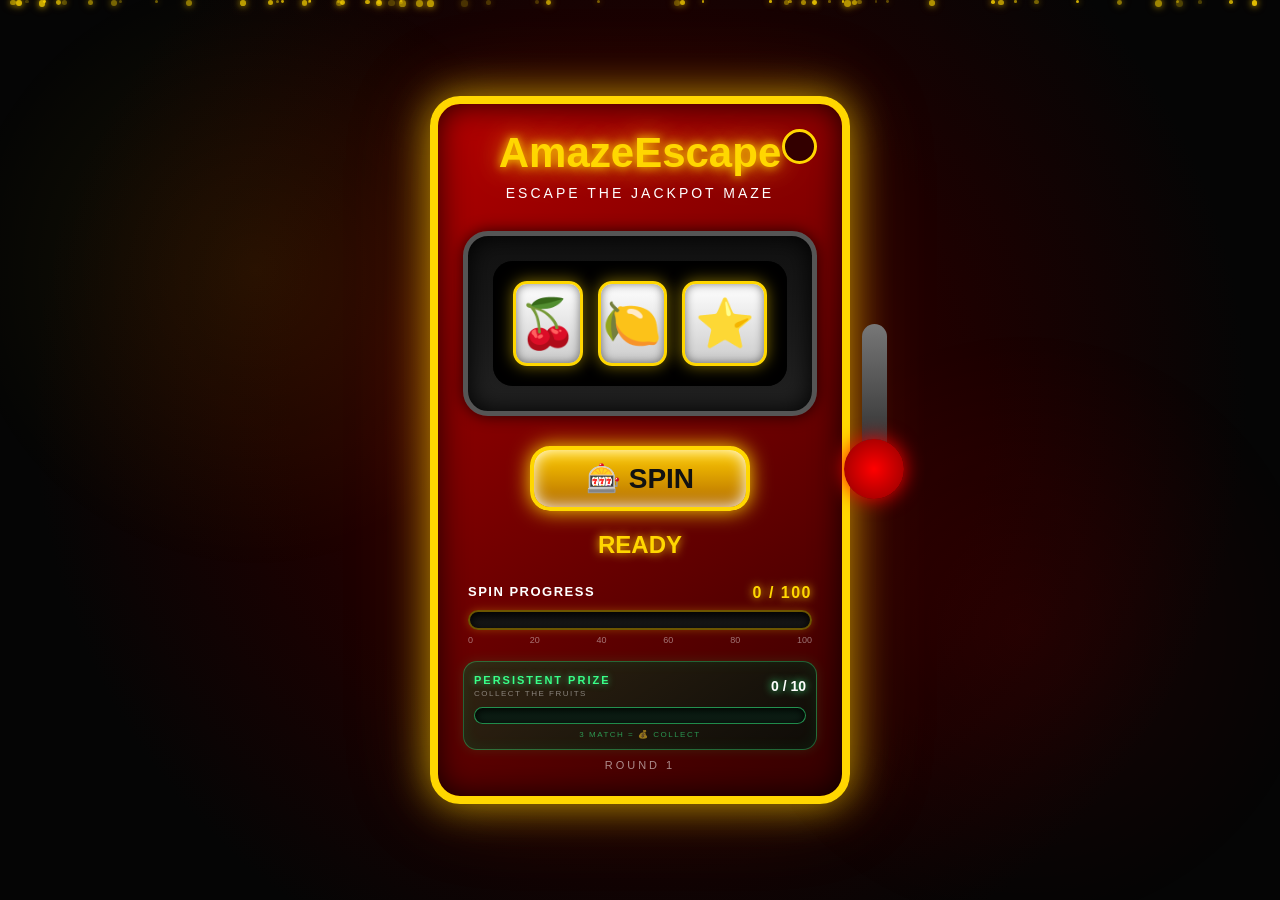
<file: index.html>
<!DOCTYPE html>
<html lang="en">

<head>

    <meta charset="UTF-8">

    <meta
        name="viewport"
        content="width=device-width, initial-scale=1.0"
    >

    <meta
        name="theme-color"
        content="#220000"
    >

    <title>AmazeEscape - Jackpot Maze v7</title>

    <link
        rel="icon"
        href="favicon.svg"
    >

    <link
        rel="stylesheet"
        href="css/amaze-style-v7.css"
    >

</head>

<body>

    <!-- =====================================================
         CASINO BACKGROUND
    ====================================================== -->

    <div
        class="casino-background"
        id="casinoBackground"
        aria-hidden="true"
    ></div>


    <!-- =====================================================
         ANTICIPATION OVERLAY
         GLOBAL FIRE / V7
    ====================================================== -->

    <div
        class="anticipation-overlay"
        id="anticipationOverlay"
        aria-hidden="true"
    >

        <div class="anticipation-fire"></div>

        <div
            class="anticipation-particles"
            id="anticipationParticles"
        ></div>

        <div class="anticipation-vignette"></div>

        <div class="anticipation-text">

            <span>🔥</span>

            <strong>
                ANTICIPATION
            </strong>

            <small>
                FINAL REEL
            </small>

        </div>

    </div>


    <!-- =====================================================
         HOLD / ICE MODE
    ====================================================== -->

    <div
        class="hold-overlay"
        id="holdOverlay"
        aria-hidden="true"
    >

        <div class="ice-vignette"></div>

        <div
            class="snow-container"
            id="snowContainer"
        ></div>

        <div class="hold-panel">

            <div class="hold-icon">
                ❄
            </div>

            <div class="hold-title">
                HOLD
            </div>

            <div class="hold-subtitle">
                ICE MODE
            </div>

            <div
                class="hold-countdown"
                id="holdCountdown"
            >
                30
            </div>

            <div class="hold-progress">

                <div
                    class="hold-progress-fill"
                    id="holdProgressFill"
                ></div>

            </div>

            <div
                class="hold-status"
                id="holdStatus"
            >
                MACHINE FROZEN
            </div>

        </div>

    </div>


    <!-- =====================================================
         MACHINE
    ====================================================== -->

    <main
        class="machine"
        id="machine"
    >

        <!-- =================================================
             HEADER
        ================================================== -->

        <div class="machine-header">

            <h1>
                AmazeEscape
            </h1>

            <div class="subtitle">
                ESCAPE THE JACKPOT MAZE
            </div>

        </div>


        <!-- =================================================
             CABINET / REELS
        ================================================== -->

        <section class="cabinet">

            <div class="display">

                <div class="slots">

                    <!-- =====================================
                         REEL 1
                    ====================================== -->

                    <div
                        class="slot reel-stop"
                        id="slot1"
                    >
                        🍒
                    </div>


                    <!-- =====================================
                         REEL 2
                    ====================================== -->

                    <div
                        class="slot reel-stop"
                        id="slot2"
                    >
                        🍋
                    </div>


                    <!-- =====================================
                         REEL 3
                         ANTICIPATION TARGET
                    ====================================== -->

                    <div
                        class="anticipation-reel-wrap"
                        id="anticipationReelWrap"
                    >

                        <!-- Fire ring around reel 3 -->
                        <div
                            class="reel-fire-ring"
                            aria-hidden="true"
                        ></div>


                        <!-- Fire glow -->
                        <div
                            class="reel-fire-glow"
                            aria-hidden="true"
                        ></div>


                        <!-- Reel-specific fire particles -->
                        <div
                            class="reel-fire-particles"
                            id="reelFireParticles"
                            aria-hidden="true"
                        ></div>


                        <!-- Actual reel 3 -->
                        <div
                            class="slot reel-stop"
                            id="slot3"
                        >
                            ⭐
                        </div>

                    </div>

                </div>

            </div>

        </section>


        <!-- =================================================
             HARDWARE
        ================================================== -->

        <div class="led-border"></div>


        <div
            class="jackpot-lamp"
            id="jackpotLamp"
        ></div>


        <div class="real-lever">

            <div class="ball"></div>

        </div>


        <!-- =================================================
             CONTROLS
        ================================================== -->

        <div class="controls">

            <button
                id="button"
                type="button"
            >
                🎰 SPIN
            </button>

        </div>


        <!-- =================================================
             MESSAGE
        ================================================== -->

        <div
            id="message"
            class="message"
        >
            READY
        </div>


        <!-- =================================================
             MAIN SPIN PROGRESS
        ================================================== -->

        <div class="progress-section">

            <div class="progress-label">

                <span>
                    SPIN PROGRESS
                </span>

                <span id="counterValue">
                    0 / 100
                </span>

            </div>


            <div
                class="spin-progress"
                id="spinProgress"
                role="progressbar"
                aria-valuemin="0"
                aria-valuemax="100"
                aria-valuenow="0"
            >

                <div
                    class="spin-progress-fill"
                    id="spinProgressFill"
                ></div>

                <div
                    class="spin-progress-glow"
                ></div>

            </div>


            <div class="progress-milestones">

                <span>0</span>
                <span>20</span>
                <span>40</span>
                <span>60</span>
                <span>80</span>
                <span>100</span>

            </div>

        </div>


        <!-- =================================================
             PERSISTENT PRIZE
        ================================================== -->

        <section
            class="persistent-section"
            aria-label="Persistent prize progress"
        >

            <div class="persistent-header">

                <div>

                    <span class="persistent-title">
                        PERSISTENT PRIZE
                    </span>

                    <span class="persistent-subtitle">
                        COLLECT THE FRUITS
                    </span>

                </div>


                <div
                    class="persistent-value"
                    id="persistentValue"
                >
                    0 / 10
                </div>

            </div>


            <div
                class="persistent-bar"
                id="persistentBar"
                role="progressbar"
                aria-valuemin="0"
                aria-valuemax="10"
                aria-valuenow="0"
            >

                <div
                    class="persistent-fill"
                    id="persistentFill"
                ></div>

                <div
                    class="persistent-coins"
                    id="persistentCoins"
                ></div>

                <div class="persistent-shine"></div>

            </div>


            <div class="persistent-hint">
                3 MATCH = 💰 COLLECT
            </div>

        </section>


        <!-- =================================================
             ROUND STATUS
        ================================================== -->

        <div
            id="roundStatus"
            class="round-status"
        >
            ROUND 1
        </div>

    </main>


    <!-- =====================================================
         ENGINE
    ====================================================== -->

    <script src="js/amaze-engine-v7.js"></script>

</body>

</html>
</file>
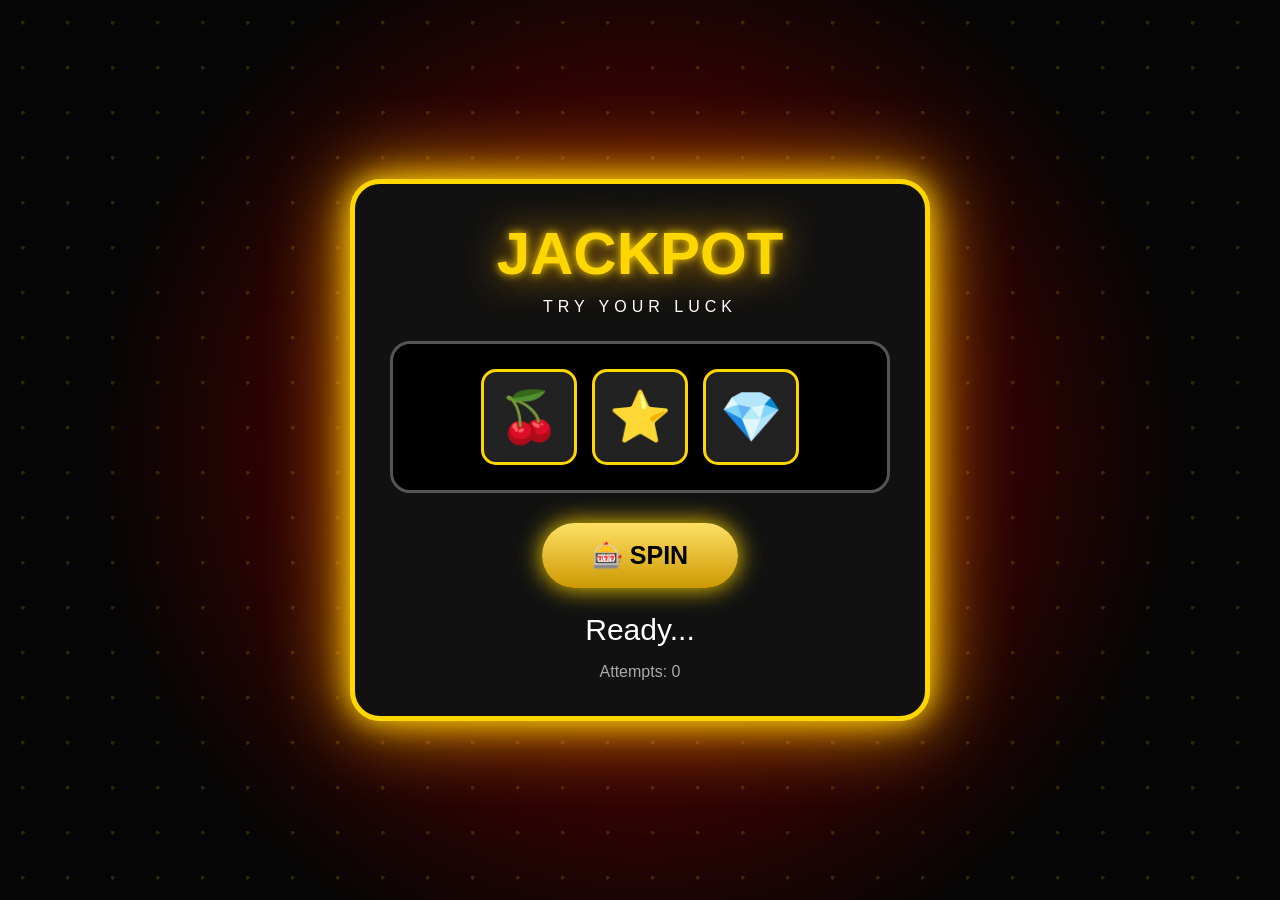
<file: almost-jackpot/index.html>
<!DOCTYPE html>
<html lang="bg">
<head>
<meta charset="UTF-8">
<meta name="viewport" content="width=device-width, initial-scale=1.0">

<title>Almost Jackpot</title>

<style>


<link rel="stylesheet" href="css/background.css">
<link rel="stylesheet" href="css/casino-effects.css">
<link rel="stylesheet" href="css/machine3d.css">
<link rel="stylesheet" href="css/reel-engine.css">

*{
    box-sizing:border-box;
}

body{
    margin:0;
    height:100vh;
    display:flex;
    justify-content:center;
    align-items:center;
    overflow:hidden;
    font-family:Arial,sans-serif;
    background:
    radial-gradient(circle,#800000,#050505 70%);
}


/* фон */

body::before{
    content:"";
    position:absolute;
    inset:0;
    background-image:
    radial-gradient(#ffd700 2px,transparent 2px);
    background-size:45px 45px;
    opacity:.15;
    animation:stars 20s linear infinite;
}

@keyframes stars{
    from{
        transform:translateY(0);
    }
    to{
        transform:translateY(100px);
    }
}



/* машина */

.machine{

    position:relative;
    z-index:2;

    width:90%;
    max-width:500px;

    background:#111;

    padding:35px;

    border-radius:30px;

    border:5px solid gold;

    text-align:center;

    box-shadow:
    0 0 30px gold,
    0 0 80px orange;
}



h1{

    margin:0;

    font-size:60px;

    color:#ffd700;

    text-shadow:
    0 0 10px gold,
    0 0 40px orange;

}



.subtitle{

    color:white;

    margin:10px;

    letter-spacing:5px;

}



/* екран */

.display{

    background:black;

    padding:25px;

    border-radius:20px;

    border:3px solid #555;

    margin-top:25px;

}



.slots{

    display:flex;

    justify-content:center;

    gap:15px;

}



.slot{

    width:90px;

    height:90px;

    background:#222;

    border:3px solid gold;

    border-radius:15px;

    display:flex;

    justify-content:center;

    align-items:center;

    font-size:50px;

}



.spin{

    animation:spin .12s infinite;

}



@keyframes spin{

    50%{
        transform:translateY(15px);
    }

}




button{

    margin-top:30px;

    padding:18px 50px;

    border:0;

    border-radius:50px;

    font-size:25px;

    font-weight:bold;

    cursor:pointer;

    background:
    linear-gradient(#ffe066,#cc9900);

    box-shadow:
    0 0 25px gold;

}



button:disabled{

    opacity:.5;

}



#message{

    color:white;

    font-size:30px;

    margin-top:25px;

    min-height:40px;

}



#counter{

    color:#aaa;

    margin-top:10px;

}




.win{

    animation:win .8s infinite;

}



@keyframes win{

    50%{
        transform:scale(1.2);
    }

}



/* конфети */

.confetti{

    position:absolute;

    width:10px;

    height:20px;

    top:-20px;

    animation:fall 3s linear forwards;

}


@keyframes fall{

    to{

        transform:
        translateY(110vh)
        rotate(720deg);

    }

}


</style>

</head>


<body>



<div class="machine">


<h1>
JACKPOT
</h1>


<div class="subtitle">
TRY YOUR LUCK
</div>



<div class="display">


<div class="slots">

<div class="slot" id="slot1">🍒</div>

<div class="slot" id="slot2">⭐</div>

<div class="slot" id="slot3">💎</div>

</div>


</div>



<button id="button">
🎰 SPIN
</button>



<div id="message">
Ready...
</div>


<div id="counter">
Attempts: 0
</div>


</div>



<script>


const symbols=[

"🍒",
"🍋",
"⭐",
"💎",
"🔔",
"7️⃣"

];


const slot1=document.getElementById("slot1");
const slot2=document.getElementById("slot2");
const slot3=document.getElementById("slot3");

const button=document.getElementById("button");

const message=document.getElementById("message");

const counter=document.getElementById("counter");


let attempts=0;


let audioContext=null;



function sound(freq,duration){


try{

if(!audioContext){

audioContext=
new AudioContext();

}


let osc=
audioContext.createOscillator();


let gain=
audioContext.createGain();


osc.frequency.value=freq;


gain.gain.value=.08;


osc.connect(gain);

gain.connect(
audioContext.destination
);


osc.start();


osc.stop(
audioContext.currentTime+duration
);


}

catch(e){}

}




function randomSymbol(){

return symbols[
Math.floor(
Math.random()*symbols.length
)
];

}




function spin(){


button.disabled=true;


attempts++;

counter.innerHTML=
"Attempts: "+attempts;


let slots=[
slot1,
slot2,
slot3
];


sound(200,.1);



slots.forEach(s=>{

s.classList.add("spin");

});



let ticks=0;


let timer=setInterval(()=>{


slots.forEach(s=>{

s.innerHTML=randomSymbol();

});


ticks++;


if(ticks>=25){


clearInterval(timer);


stopSlots(slots);


}


},100);



}




function stopSlots(slots){


let result=[];


slots.forEach((slot,index)=>{


setTimeout(()=>{


slot.classList.remove("spin");


slot.innerHTML=randomSymbol();


result[index]=slot.innerHTML;



if(index===2){

check(result);

}



},500+index*400);



});


}




function check(result){


button.disabled=false;



if(
result[0]===result[1] &&
result[1]===result[2]
){


message.innerHTML=
"🎉 JACKPOT 🎉";


message.className="win";


sound(900,.5);


createConfetti();


}

else if(

result[0]===result[1] ||
result[1]===result[2] ||
result[0]===result[2]

){


message.innerHTML=
"🔥 ALMOST WIN";

sound(500,.3);


}

else{


message.innerHTML=
"❌ Try again";


}


}




function createConfetti(){


for(let i=0;i<80;i++){


let c=document.createElement("div");


c.className="confetti";


c.style.left=
Math.random()*100+"vw";


c.style.background=
[
"gold",
"red",
"blue",
"green"
]
[
Math.floor(Math.random()*4)
];


document.body.appendChild(c);



setTimeout(()=>{

c.remove();

},4000);



}


}



button.onclick=spin;



</script>

    


<script src="js/background.js"></script>
<script src="js/cabinet-sound.js"></script>
<script src="js/casino-effects.js"></script>
<script src="js/machine3d.js"></script>
<script src="js/main.js"></script>
<script src="js/reel-engine.js"></script>


    
</body>
</html>
</file>
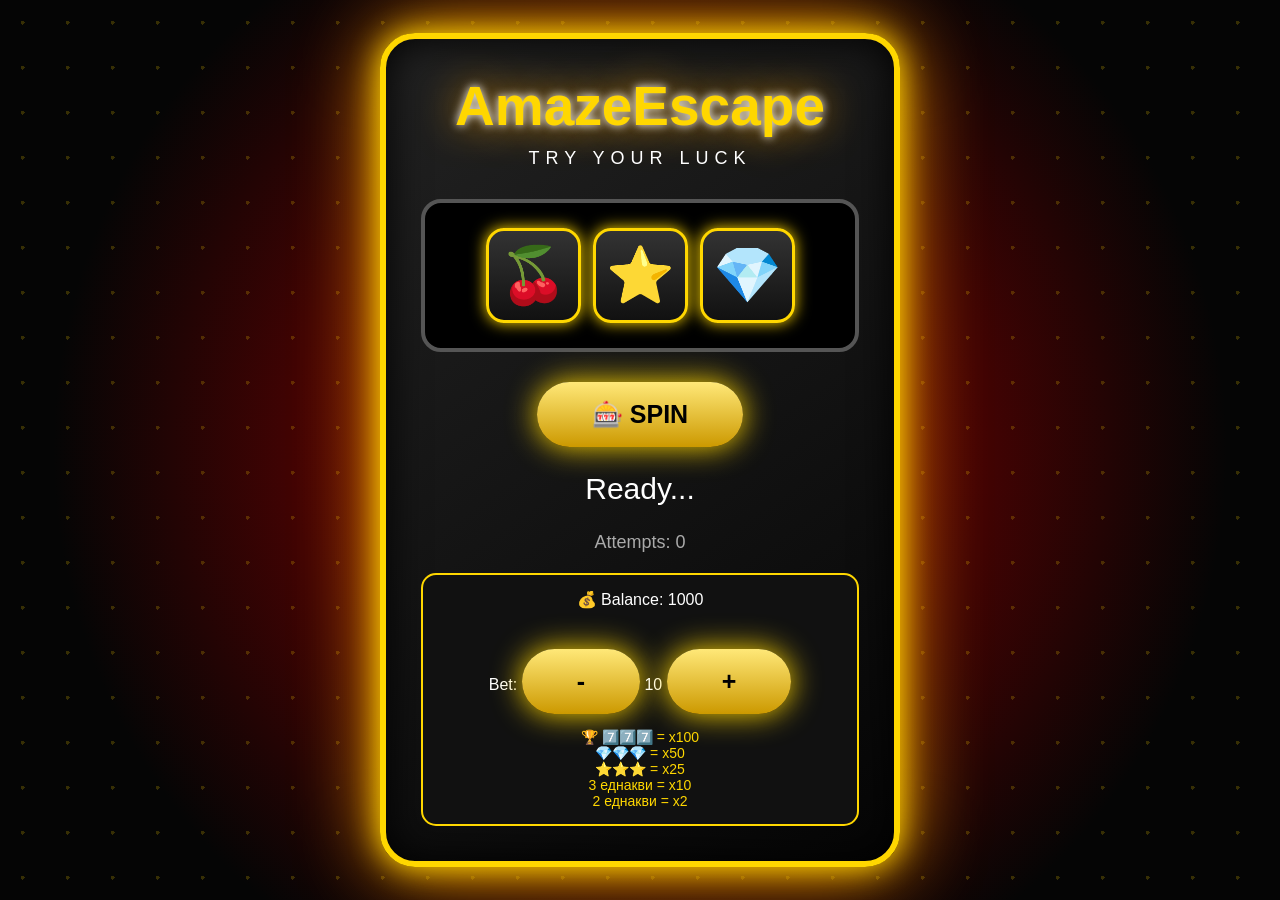
<file: index-backup.html>
<!DOCTYPE html>
<html lang="bg">

<head>

<meta charset="UTF-8">
<meta name="viewport" content="width=device-width, initial-scale=1.0">

<title>AmazeEscape 🎰</title>


<style>

*{
    box-sizing:border-box;
}


body{

    margin:0;
    height:100vh;

    display:flex;
    justify-content:center;
    align-items:center;

    overflow:hidden;

    font-family:Arial,sans-serif;

    background:
    radial-gradient(circle,#990000,#050505 75%);

}



/* фон със светлини */

body::before{

    content:"";

    position:absolute;

    inset:0;

    background-image:
    radial-gradient(#ffd700 2px,transparent 2px);

    background-size:45px 45px;

    opacity:.2;

    animation:
    stars 15s linear infinite;

}



@keyframes stars{

    from{
        transform:translateY(0);
    }

    to{
        transform:translateY(100px);
    }

}



/* слот машина */


.machine{

    position:relative;

    z-index:2;

    width:min(95%,520px);

    padding:35px;

    border-radius:35px;


    background:
    linear-gradient(145deg,#222,#050505);


    border:6px solid gold;


    text-align:center;


    box-shadow:

    0 0 30px gold,
    0 0 80px orange,
    inset 0 0 40px black;


}




h1{


    margin:0;


    font-size:55px;


    color:#ffd700;


    text-shadow:

    0 0 10px white,
    0 0 40px orange;


}




.subtitle{


    color:white;


    margin-top:10px;


    letter-spacing:6px;


    font-size:18px;


}




/* екран */


.display{


    margin-top:30px;


    padding:25px;


    background:black;


    border-radius:20px;


    border:4px solid #555;


    box-shadow:

    inset 0 0 30px black;


}





.slots{


    display:flex;


    justify-content:center;


    gap:12px;


}




.slot{


    width:95px;

    height:95px;


    display:flex;


    justify-content:center;

    align-items:center;


    font-size:55px;


    background:

    linear-gradient(#333,#111);


    border:3px solid gold;


    border-radius:18px;


    box-shadow:

    0 0 15px gold;


}




/* въртене */


.spin{


    animation:

    spin .12s infinite;


}



@keyframes spin{


    50%{

        transform:

        translateY(15px);

        filter:blur(2px);

    }


}





button{


    margin-top:30px;


    padding:18px 55px;


    border:0;


    border-radius:50px;


    font-size:25px;


    font-weight:bold;


    cursor:pointer;


    background:

    linear-gradient(#ffe878,#cc9900);


    box-shadow:

    0 0 30px gold;


}





button:hover{


    transform:scale(1.08);


}



button:disabled{


    opacity:.5;


}




#message{


    margin-top:25px;


    height:45px;


    color:white;


    font-size:30px;


}





.win{


    animation:

    winner .6s infinite;


}




@keyframes winner{


    50%{

        transform:scale(1.25);

    }


}




#stats{


    margin-top:15px;


    color:#aaa;


    font-size:18px;


}





/* конфети */


.confetti{


    position:absolute;


    width:12px;


    height:20px;


    top:-20px;


    animation:

    fall 3s linear forwards;


}




@keyframes fall{


    to{


        transform:

        translateY(110vh)

        rotate(720deg);


    }


}





@media(max-width:500px){


h1{

font-size:42px;

}


.slot{

width:75px;

height:75px;

font-size:40px;

}


.machine{

padding:25px;

}


}



</style>

</head>



<body>


<!-- AmazeEscape Slot Machine -->


<div class="machine">


<h1>
AmazeEscape
</h1>


<div class="subtitle">
TRY YOUR LUCK
</div>



<div class="display">


<div class="slots">


<div class="slot" id="slot1">
🍒
</div>


<div class="slot" id="slot2">
⭐
</div>


<div class="slot" id="slot3">
💎
</div>


</div>


</div>



<button id="spinButton">

🎰 SPIN

</button>



<div id="message">

Ready...

</div>



<div id="stats">

Attempts:
<span id="attempts">
0
</span>

</div>



</div>



<!--
=====================================
ТУК СЕ ПОСТАВЯ ЧАСТ 2
JavaScript кодът започва тук
=====================================
-->
<script>


const symbols = [
    "🍒",
    "🍋",
    "⭐",
    "💎",
    "🔔",
    "7️⃣"
];


const slot1 = document.getElementById("slot1");
const slot2 = document.getElementById("slot2");
const slot3 = document.getElementById("slot3");


const button = document.getElementById("spinButton");

const message = document.getElementById("message");

const attemptsText = document.getElementById("attempts");



let attempts = 0;

let audioContext = null;



// звуци

function sound(freq, duration){

    try{

        if(!audioContext){

            audioContext = new AudioContext();

        }


        let osc =
        audioContext.createOscillator();


        let gain =
        audioContext.createGain();



        osc.frequency.value = freq;

        gain.gain.value = 0.08;



        osc.connect(gain);

        gain.connect(
            audioContext.destination
        );


        osc.start();


        osc.stop(
            audioContext.currentTime + duration
        );


    }

    catch(e){}

}





function randomSymbol(){

    return symbols[
        Math.floor(
            Math.random()*symbols.length
        )
    ];

}





function spin(){


    button.disabled = true;


    attempts++;

    attemptsText.innerHTML =
    attempts;



    message.className = "";

    message.innerHTML =
    "🎰 Spinning...";


    sound(200,0.1);



    let slots = [
        slot1,
        slot2,
        slot3
    ];



    slots.forEach(slot=>{

        slot.classList.add("spin");

    });



    let counter = 0;



    let animation =
    setInterval(()=>{


        slots.forEach(slot=>{

            slot.innerHTML =
            randomSymbol();

        });



        counter++;



        if(counter >= 25){


            clearInterval(animation);


            stopSlots(slots);


        }



    },100);



}






function stopSlots(slots){


    let result = [];



    slots.forEach((slot,index)=>{


        setTimeout(()=>{


            slot.classList.remove("spin");



            slot.innerHTML =
            randomSymbol();



            result[index] =
            slot.innerHTML;



            sound(
                300 + index*100,
                0.15
            );



            if(index === 2){


                checkWin(result);


            }



        },600 + index*500);



    });



}







function checkWin(result){



    button.disabled = false;



    if(

        result[0] === result[1] &&

        result[1] === result[2]

    ){



        message.innerHTML =
        "🎉 JACKPOT! 🎉";


        message.className =
        "win";



        sound(900,0.5);



        createConfetti();



    }



    else if(

        result[0] === result[1] ||

        result[1] === result[2] ||

        result[0] === result[2]

    ){



        message.innerHTML =
        "🔥 ALMOST WIN!";


        sound(500,0.3);



    }



    else{


        message.innerHTML =
        "❌ Try again";

        sound(250,0.2);


    }



}








function createConfetti(){



    for(let i=0;i<100;i++){



        let c =
        document.createElement("div");



        c.className =
        "confetti";



        c.style.left =
        Math.random()*100+"vw";



        let colors = [

            "gold",
            "red",
            "blue",
            "green",
            "purple"

        ];



        c.style.background =
        colors[
            Math.floor(
                Math.random()*colors.length
            )
        ];



        c.style.animationDelay =
        Math.random()*1+"s";



        document.body.appendChild(c);




        setTimeout(()=>{

            c.remove();

        },4000);



    }



}







button.onclick = spin;



</script>

    <script>


// ================================
// AmazeEscape Upgrade Pack
// Баланс + залози + печалби
// ================================


let balance = 
localStorage.getItem("amazeBalance")
?
Number(localStorage.getItem("amazeBalance"))
:
1000;


let bet =
localStorage.getItem("amazeBet")
?
Number(localStorage.getItem("amazeBet"))
:
10;



// създаваме панела

const machine =
document.querySelector(".machine");



const upgrade =
document.createElement("div");


upgrade.style.color="white";
upgrade.style.marginTop="20px";



upgrade.innerHTML = `

<div style="
background:#111;
border:2px solid gold;
border-radius:15px;
padding:15px;
">

<div>
💰 Balance:
<span id="balance">
${balance}
</span>
</div>


<div style="margin-top:10px">

Bet:

<button id="minus">
-
</button>


<span id="bet">
${bet}
</span>


<button id="plus">
+
</button>


</div>


<div style="
margin-top:15px;
font-size:14px;
color:#ffd700;
">

🏆 7️⃣7️⃣7️⃣ = x100<br>
💎💎💎 = x50<br>
⭐⭐⭐ = x25<br>
3 еднакви = x10<br>
2 еднакви = x2

</div>


</div>

`;



machine.appendChild(upgrade);




const balanceText =
document.getElementById("balance");


const betText =
document.getElementById("bet");



document.getElementById("minus")
.onclick=function(){


if(bet>10){

bet-=10;

updateMoney();

}

};



document.getElementById("plus")
.onclick=function(){


if(bet<100){

bet+=10;

updateMoney();

}

};




function updateMoney(){


balanceText.innerHTML =
balance;


betText.innerHTML =
bet;


localStorage.setItem(
"amazeBalance",
balance
);


localStorage.setItem(
"amazeBet",
bet
);


}





// запазване на оригиналната функция

const oldSpin =
spin;




spin=function(){



if(balance < bet){


message.innerHTML =
"💸 Нямаш достатъчно кредити";


return;

}



balance -= bet;


updateMoney();


oldSpin();


};






// награди


const oldCheckWin =
checkWin;




checkWin=function(result){



oldCheckWin(result);



setTimeout(()=>{


let multiplier=0;



if(
result[0]=="7️⃣" &&
result[1]=="7️⃣" &&
result[2]=="7️⃣"
){

multiplier=100;

}


else if(

result.every(x=>x=="💎")

){

multiplier=50;

}


else if(

result.every(x=>x=="⭐")

){

multiplier=25;

}


else if(

result[0]===result[1] &&
result[1]===result[2]

){

multiplier=10;

}



else if(

result[0]===result[1] ||
result[1]===result[2] ||
result[0]===result[2]

){

multiplier=2;

}



if(multiplier>0){


let win =
bet * multiplier;



balance += win;


updateMoney();



message.innerHTML +=

"<br>💰 WIN +" + win;


sound(1000,.5);



}



},200);



};





updateMoney();


</script>
    

</body>

</html>
</file>
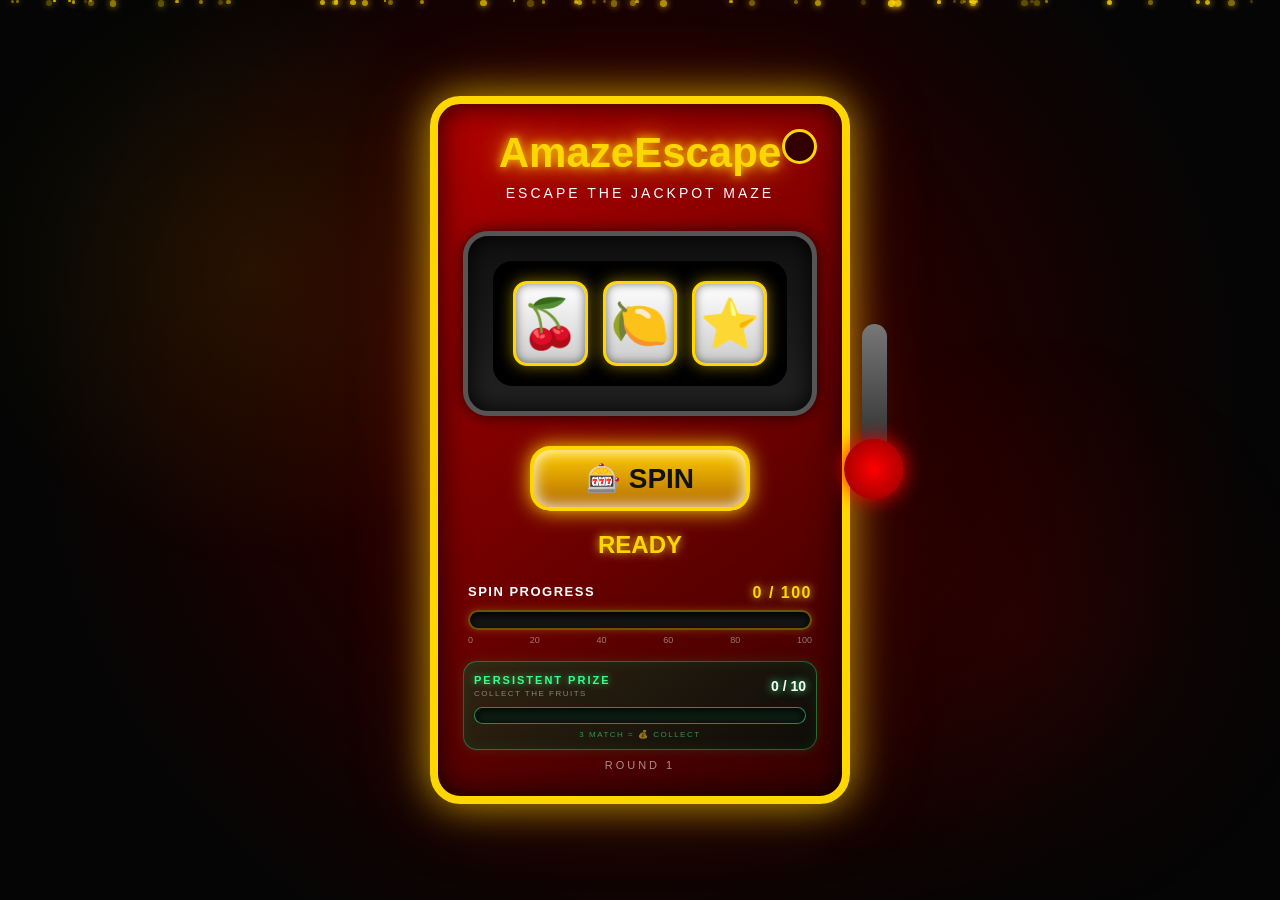
<file: index-v6-backup.html>
<!DOCTYPE html>
<html lang="en">

<head>

    <meta charset="UTF-8">

    <meta
        name="viewport"
        content="width=device-width, initial-scale=1.0"
    >

    <meta
        name="theme-color"
        content="#220000"
    >

    <title>AmazeEscape - Jackpot Maze v6</title>

    <link rel="icon" href="favicon.svg">

    <link
        rel="stylesheet"
        href="css/amaze-style-v6.css"
    >

</head>

<body>

    <!-- =====================================================
         CASINO BACKGROUND
    ====================================================== -->

    <div
        class="casino-background"
        id="casinoBackground"
        aria-hidden="true"
    ></div>


    <!-- =====================================================
         ANTICIPATION EFFECT
    ====================================================== -->

    <div
        class="anticipation-overlay"
        id="anticipationOverlay"
        aria-hidden="true"
    >

        <div class="anticipation-fire"></div>

        <div
            class="anticipation-particles"
            id="anticipationParticles"
        ></div>

        <div class="anticipation-vignette"></div>

        <div class="anticipation-text">
            <span>🔥</span>
            <strong>ANTICIPATION</strong>
            <small>FINAL REEL</small>
        </div>

    </div>


    <!-- =====================================================
         HOLD / ICE MODE
    ====================================================== -->

    <div
        class="hold-overlay"
        id="holdOverlay"
        aria-hidden="true"
    >

        <div class="ice-vignette"></div>

        <div
            class="snow-container"
            id="snowContainer"
        ></div>

        <div class="hold-panel">

            <div class="hold-icon">
                ❄
            </div>

            <div class="hold-title">
                HOLD
            </div>

            <div class="hold-subtitle">
                ICE MODE
            </div>

            <div
                class="hold-countdown"
                id="holdCountdown"
            >
                30
            </div>

            <div class="hold-progress">

                <div
                    class="hold-progress-fill"
                    id="holdProgressFill"
                ></div>

            </div>

            <div
                class="hold-status"
                id="holdStatus"
            >
                MACHINE FROZEN
            </div>

        </div>

    </div>


    <!-- =====================================================
         MACHINE
    ====================================================== -->

    <main
        class="machine"
        id="machine"
    >

        <div class="machine-header">

            <h1>
                AmazeEscape
            </h1>

            <div class="subtitle">
                ESCAPE THE JACKPOT MAZE
            </div>

        </div>


        <!-- =================================================
             CABINET / REELS
        ================================================== -->

        <section class="cabinet">

            <div class="display">

                <div class="slots">

                    <div
                        class="slot reel-stop"
                        id="slot1"
                    >
                        🍒
                    </div>

                    <div
                        class="slot reel-stop"
                        id="slot2"
                    >
                        🍋
                    </div>

                    <div
                        class="slot reel-stop"
                        id="slot3"
                    >
                        ⭐
                    </div>

                </div>

            </div>

        </section>


        <!-- =================================================
             HARDWARE
        ================================================== -->

        <div class="led-border"></div>

        <div
            class="jackpot-lamp"
            id="jackpotLamp"
        ></div>

        <div class="real-lever">

            <div class="ball"></div>

        </div>


        <!-- =================================================
             CONTROLS
        ================================================== -->

        <div class="controls">

            <button
                id="button"
                type="button"
            >
                🎰 SPIN
            </button>

        </div>


        <div
            id="message"
            class="message"
        >
            READY
        </div>


        <!-- =================================================
             MAIN SPIN PROGRESS
        ================================================== -->

        <div class="progress-section">

            <div class="progress-label">

                <span>
                    SPIN PROGRESS
                </span>

                <span id="counterValue">
                    0 / 100
                </span>

            </div>

            <div
                class="spin-progress"
                id="spinProgress"
                role="progressbar"
                aria-valuemin="0"
                aria-valuemax="100"
                aria-valuenow="0"
            >

                <div
                    class="spin-progress-fill"
                    id="spinProgressFill"
                ></div>

                <div
                    class="spin-progress-glow"
                ></div>

            </div>

            <div class="progress-milestones">

                <span>0</span>
                <span>20</span>
                <span>40</span>
                <span>60</span>
                <span>80</span>
                <span>100</span>

            </div>

        </div>


        <!-- =================================================
             PERSISTENT PRIZE COUNTER
        ================================================== -->

        <section
            class="persistent-section"
            aria-label="Persistent prize progress"
        >

            <div class="persistent-header">

                <div>

                    <span class="persistent-title">
                        PERSISTENT PRIZE
                    </span>

                    <span class="persistent-subtitle">
                        COLLECT THE FRUITS
                    </span>

                </div>

                <div
                    class="persistent-value"
                    id="persistentValue"
                >
                    0 / 10
                </div>

            </div>


            <div
                class="persistent-bar"
                id="persistentBar"
                role="progressbar"
                aria-valuemin="0"
                aria-valuemax="10"
                aria-valuenow="0"
            >

                <div
                    class="persistent-fill"
                    id="persistentFill"
                ></div>

                <div
                    class="persistent-coins"
                    id="persistentCoins"
                ></div>

                <div class="persistent-shine"></div>

            </div>


            <div class="persistent-hint">
                3 MATCH = 💰 COLLECT
            </div>

        </section>


        <div
            id="roundStatus"
            class="round-status"
        >
            ROUND 1
        </div>

    </main>


    <!-- =====================================================
         ENGINE
    ====================================================== -->

    <script src="js/amaze-engine-v6.js"></script>

</body>

</html>
</file>
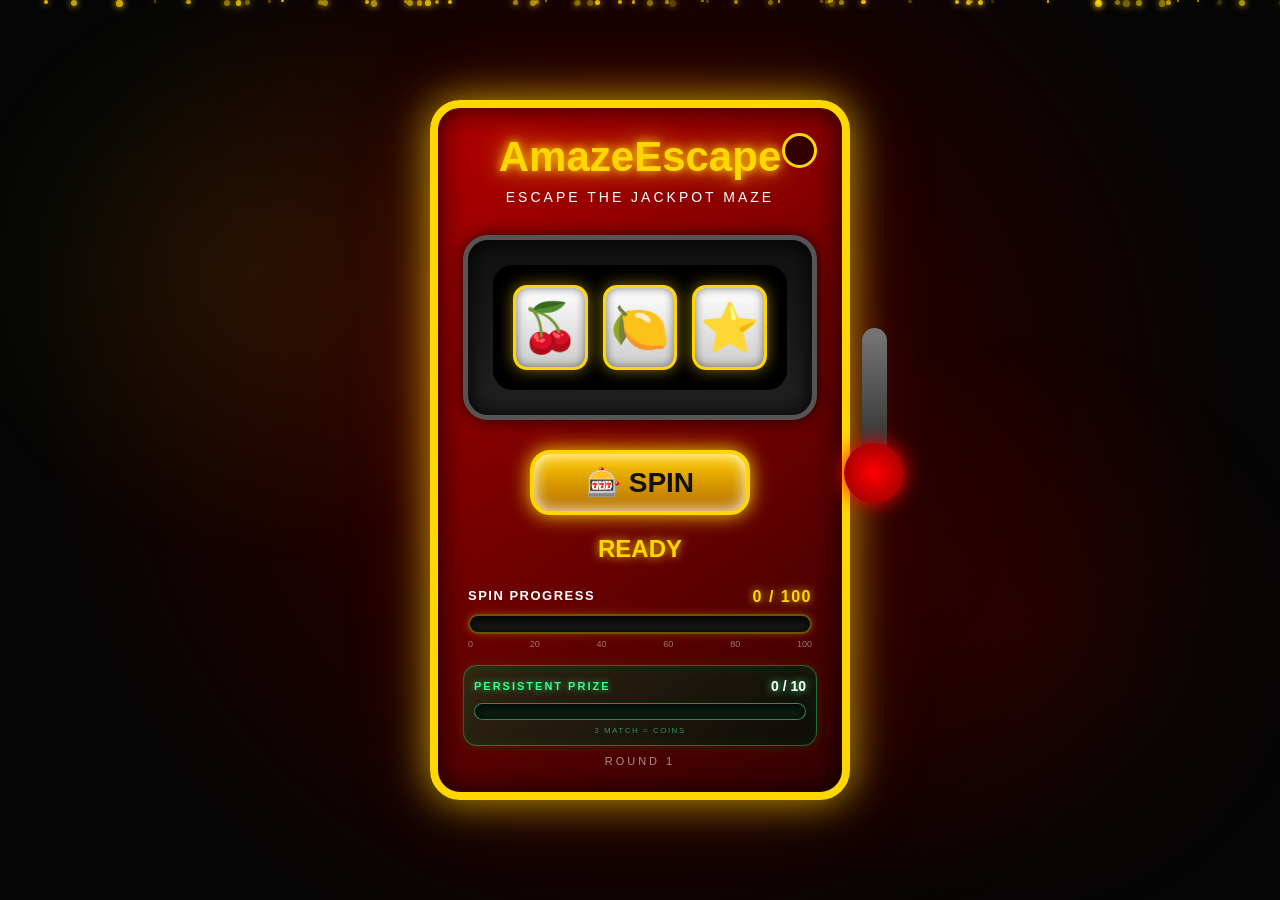
<file: index-v7-backup.html>
<!DOCTYPE html>
<html lang="en">

<head>

    <meta charset="UTF-8">

    <meta
        name="viewport"
        content="width=device-width, initial-scale=1.0"
    >

    <meta
        name="theme-color"
        content="#180000"
    >

    <meta
        name="mobile-web-app-capable"
        content="yes"
    >

    <meta
        name="apple-mobile-web-app-capable"
        content="yes"
    >

    <title>AmazeEscape - Jackpot Maze v7</title>

    <link
        rel="icon"
        href="favicon.svg"
    >

    <!-- =====================================================
         AMAZE ESCAPE STYLE v7
    ====================================================== -->

    <link
        rel="stylesheet"
        href="css/amaze-style-v7.css"
    >

</head>


<body>


    <!-- =====================================================
         CASINO BACKGROUND
    ====================================================== -->

    <div
        class="casino-background"
        id="casinoBackground"
        aria-hidden="true"
    ></div>


    <!-- =====================================================
         ANTICIPATION OVERLAY
         Activates ONLY when reel 1 === reel 2
    ====================================================== -->

    <div
        class="anticipation-overlay"
        id="anticipationOverlay"
        aria-hidden="true"
    >

        <div class="anticipation-vignette"></div>

        <div class="anticipation-fire"></div>

        <div
            class="anticipation-particles"
            id="anticipationParticles"
        ></div>

        <div class="anticipation-text">

            <span>🔥</span>

            <strong>
                TWO MATCH
            </strong>

            <small>
                FINAL REEL
            </small>

        </div>

    </div>


    <!-- =====================================================
         HOLD / ICE OVERLAY
    ====================================================== -->

    <div
        class="hold-overlay"
        id="holdOverlay"
        aria-hidden="true"
    >

        <div class="ice-vignette"></div>

        <div
            class="snow-container"
            id="snowContainer"
        ></div>

        <div class="hold-panel">

            <div class="hold-icon">
                ❄
            </div>

            <div class="hold-title">
                HOLD
            </div>

            <div class="hold-subtitle">
                ICE MODE
            </div>

            <div
                class="hold-countdown"
                id="holdCountdown"
            >
                30
            </div>

            <div class="hold-progress">

                <div
                    class="hold-progress-fill"
                    id="holdProgressFill"
                ></div>

            </div>

            <div
                class="hold-status"
                id="holdStatus"
            >
                MACHINE FROZEN
            </div>

        </div>

    </div>


    <!-- =====================================================
         MAIN MACHINE
    ====================================================== -->

    <main
        class="machine"
        id="machine"
    >


        <!-- =================================================
             HEADER
        ================================================== -->

        <header class="machine-header">

            <h1>
                AmazeEscape
            </h1>

            <div class="subtitle">
                ESCAPE THE JACKPOT MAZE
            </div>

        </header>


        <!-- =================================================
             REEL CABINET
        ================================================== -->

        <section
            class="cabinet"
            aria-label="Slot machine"
        >

            <div class="display">

                <div
                    class="slots"
                    id="slots"
                >


                    <!-- =====================================
                         REEL 1
                    ====================================== -->

                    <div
                        class="slot reel-stop"
                        id="slot1"
                        aria-label="Reel 1"
                    >
                        🍒
                    </div>


                    <!-- =====================================
                         REEL 2
                    ====================================== -->

                    <div
                        class="slot reel-stop"
                        id="slot2"
                        aria-label="Reel 2"
                    >
                        🍋
                    </div>


                    <!-- =====================================
                         REEL 3
                    ====================================== -->

                    <div
                        class="slot reel-stop"
                        id="slot3"
                        aria-label="Reel 3"
                    >
                        ⭐
                    </div>

                </div>

            </div>

        </section>


        <!-- =================================================
             MACHINE HARDWARE
        ================================================== -->

        <div class="led-border"></div>

        <div
            class="jackpot-lamp"
            id="jackpotLamp"
            aria-hidden="true"
        ></div>


        <!-- =================================================
             LEVER
        ================================================== -->

        <div
            class="real-lever"
            aria-hidden="true"
        >

            <div class="ball"></div>

        </div>


        <!-- =================================================
             SPIN BUTTON
        ================================================== -->

        <div class="controls">

            <button
                id="button"
                type="button"
                aria-label="Spin the slot machine"
            >
                🎰 SPIN
            </button>

        </div>


        <!-- =================================================
             GAME MESSAGE
        ================================================== -->

        <div
            id="message"
            class="message"
            role="status"
            aria-live="polite"
        >
            READY
        </div>


        <!-- =================================================
             MAIN SPIN PROGRESS
        ================================================== -->

        <section
            class="progress-section"
            aria-label="Spin progress"
        >

            <div class="progress-label">

                <span>
                    SPIN PROGRESS
                </span>

                <span id="counterValue">
                    0 / 100
                </span>

            </div>


            <div
                class="spin-progress"
                id="spinProgress"
                role="progressbar"
                aria-valuemin="0"
                aria-valuemax="100"
                aria-valuenow="0"
                aria-label="Spin progress"
            >

                <div
                    class="spin-progress-fill"
                    id="spinProgressFill"
                ></div>

                <div
                    class="spin-progress-glow"
                    id="spinProgressGlow"
                ></div>

            </div>


            <div class="progress-milestones">

                <span>0</span>

                <span>20</span>

                <span>40</span>

                <span>60</span>

                <span>80</span>

                <span>100</span>

            </div>

        </section>


        <!-- =================================================
             PERSISTENT PRIZE
        ================================================== -->

        <section
            class="persistent-section"
            aria-label="Persistent prize progress"
        >

            <div class="persistent-header">

                <span
                    class="persistent-title"
                >
                    PERSISTENT PRIZE
                </span>

                <span
                    class="persistent-value"
                    id="persistentValue"
                >
                    0 / 10
                </span>

            </div>


            <div
                class="persistent-bar"
                id="persistentBar"
                role="progressbar"
                aria-valuemin="0"
                aria-valuemax="10"
                aria-valuenow="0"
                aria-label="Persistent prize progress"
            >

                <div
                    class="persistent-fill"
                    id="persistentFill"
                ></div>

                <div
                    class="persistent-shine"
                    aria-hidden="true"
                ></div>

                <div
                    class="persistent-coins"
                    id="persistentCoins"
                    aria-hidden="true"
                ></div>

            </div>


            <div class="persistent-hint">
                3 MATCH = COINS
            </div>

        </section>


        <!-- =================================================
             ROUND STATUS
        ================================================== -->

        <div
            id="roundStatus"
            class="round-status"
        >
            ROUND 1
        </div>


    </main>


    <!-- =====================================================
         AMAZE ESCAPE ENGINE v7
    ====================================================== -->

    <script
        src="js/amaze-engine-v7.js"
        defer
    ></script>


</body>

</html>
</file>
<file: css/amaze-style-v7.css>
/* ==========================================================
   AMAZE ESCAPE
   STYLE ENGINE v7

   NEW IN v7
   ----------------------------------------------------------
   • 2.5s anticipation for reel 3
   • Reel 3 red danger frame
   • Reel 3 fire ring
   • Reel 3 fire glow
   • Reel 3 fire particles
   • Global anticipation fire
   • Mobile optimized
   ========================================================== */


/* ==========================================================
   RESET
========================================================== */

* {
    margin: 0;
    padding: 0;
    box-sizing: border-box;
    font-family: Arial, Helvetica, sans-serif;
}


/* ==========================================================
   ROOT
========================================================== */

:root {

    --gold: #ffd700;
    --gold-light: #fff3a0;
    --gold-dark: #b36b00;

    --red: #8b0000;
    --red-dark: #280000;

    --orange: #ff6a00;
    --fire: #ff2a00;

    --anticipation-red: #ff0000;
    --anticipation-red-dark: #650000;

    --ice-blue: #7defff;
    --ice-cyan: #00d9ff;
    --ice-white: #eaffff;

    --persistent-green: #39ff88;
    --persistent-green-dark: #087a3c;
}


/* ==========================================================
   BODY
========================================================== */

body {

    min-height: 100vh;

    overflow-x: hidden;

    background:
        radial-gradient(
            circle at 50% 45%,
            #580000 0%,
            #220000 35%,
            #050505 75%
        );

    color: white;

    display: flex;

    justify-content: center;

    align-items: center;

    position: relative;
}


/* ==========================================================
   CASINO BACKGROUND
========================================================== */

.casino-background {

    position: fixed;

    inset: 0;

    pointer-events: none;

    overflow: hidden;

    z-index: -5;

    background:

        radial-gradient(
            circle at 20% 30%,
            rgba(255,215,0,.08),
            transparent 25%
        ),

        radial-gradient(
            circle at 80% 70%,
            rgba(255,0,0,.08),
            transparent 25%
        );
}


.casino-particle {

    position: absolute;

    border-radius: 50%;

    background: var(--gold);

    box-shadow:
        0 0 6px gold,
        0 0 12px rgba(255,180,0,.5);

    animation:
        casinoFloat
        var(--duration)
        linear
        infinite;

    opacity: var(--opacity);
}


@keyframes casinoFloat {

    0% {

        transform:
            translate3d(0,110vh,0)
            scale(.5);
    }

    50% {

        transform:
            translate3d(var(--drift),45vh,0)
            scale(1);
    }

    100% {

        transform:
            translate3d(
                calc(var(--drift) * -1),
                -10vh,
                0
            )
            scale(.4);
    }
}


/* ==========================================================
   MACHINE
========================================================== */

.machine {

    position: relative;

    width: 420px;

    min-height: 700px;

    padding: 25px;

    border-radius: 30px;

    background:
        linear-gradient(
            145deg,
            #b30000,
            #330000
        );

    border: 8px solid var(--gold);

    box-shadow:
        0 0 40px rgba(255,215,0,.7),
        0 0 90px rgba(255,100,0,.18),
        inset 0 0 30px rgba(0,0,0,.8);

    text-align: center;

    transition:
        filter .8s ease,
        box-shadow .8s ease,
        border-color .8s ease,
        background .8s ease;

    z-index: 5;
}


/* ==========================================================
   HEADER
========================================================== */

.machine-header h1 {

    font-size: 42px;

    color: var(--gold);

    text-shadow:
        0 0 10px gold,
        0 0 25px orange,
        0 0 45px rgba(255,150,0,.4);
}


.subtitle {

    margin-top: 8px;

    font-size: 14px;

    letter-spacing: 3px;
}


/* ==========================================================
   CABINET
========================================================== */

.cabinet {

    margin-top: 30px;

    padding: 25px;

    background:
        linear-gradient(
            #111,
            #222
        );

    border-radius: 25px;

    border: 5px solid #555;

    box-shadow:
        inset 0 0 25px black,
        0 0 15px rgba(0,0,0,.7);
}


.display {

    background: #000;

    padding: 20px;

    border-radius: 20px;

    box-shadow:
        inset 0 0 25px #000;
}


/* ==========================================================
   REELS
========================================================== */

.slots {

    display: flex;

    justify-content: center;

    align-items: center;

    gap: 15px;
}


.slot {

    position: relative;

    width: 85px;

    height: 85px;

    display: flex;

    justify-content: center;

    align-items: center;

    overflow: hidden;

    border-radius: 14px;

    border: 3px solid gold;

    background:
        linear-gradient(
            white,
            #ccc
        );

    color: #111;

    font-size: 48px;

    font-weight: bold;

    box-shadow:
        inset 0 0 10px rgba(0,0,0,.5),
        0 0 15px rgba(255,215,0,.5);

    transition:
        border-color .25s ease,
        box-shadow .25s ease,
        filter .25s ease,
        transform .25s ease;
}


.slot.reel-spin {

    animation:
        reelSpin
        .12s
        linear
        infinite;
}


@keyframes reelSpin {

    0% {

        transform: translateY(0);

        filter: blur(0);
    }

    50% {

        transform: translateY(-25px);

        filter: blur(3px);
    }

    100% {

        transform: translateY(25px);

        filter: blur(0);
    }
}


.slot.reel-stop {

    animation:
        reelStop
        .25s
        ease-out;
}


@keyframes reelStop {

    from {

        transform: scale(1.15);
    }

    to {

        transform: scale(1);
    }
}


/* ==========================================================
   V7 ANTICIPATION REEL WRAPPER
========================================================== */

.anticipation-reel-wrap {

    position: relative;

    width: 85px;

    height: 85px;

    display: flex;

    justify-content: center;

    align-items: center;

    border-radius: 18px;

    isolation: isolate;
}


/* ==========================================================
   REEL 3 RED ANTICIPATION FRAME
========================================================== */

.reel-fire-ring {

    position: absolute;

    inset: -7px;

    border-radius: 22px;

    border: 4px solid transparent;

    background:
        linear-gradient(
            #180000,
            #180000
        ) padding-box,

        linear-gradient(
            135deg,
            #ff0000,
            #ff6a00,
            #ff0000,
            #780000,
            #ff2a00
        ) border-box;

    opacity: 0;

    transform: scale(.9);

    pointer-events: none;

    z-index: 2;
}


/* ==========================================================
   REEL 3 FIRE GLOW
========================================================== */

.reel-fire-glow {

    position: absolute;

    inset: -18px;

    border-radius: 30px;

    background:
        radial-gradient(
            ellipse at center,
            rgba(255,230,80,.85) 0%,
            rgba(255,80,0,.7) 28%,
            rgba(255,0,0,.35) 50%,
            transparent 72%
        );

    filter: blur(9px);

    opacity: 0;

    transform: scale(.85);

    pointer-events: none;

    z-index: 0;
}


/* ==========================================================
   REEL 3 FIRE PARTICLE CONTAINER
========================================================== */

.reel-fire-particles {

    position: absolute;

    inset: -35px;

    overflow: visible;

    pointer-events: none;

    z-index: 4;

    opacity: 0;
}


/* ==========================================================
   REEL 3 FIRE PARTICLES
========================================================== */

.reel-fire-particle {

    position: absolute;

    bottom: 0;

    left: 50%;

    width: var(--size);

    height: var(--size);

    border-radius: 50%;

    background:
        radial-gradient(
            circle,
            #ffffff 0%,
            #fff3a0 20%,
            #ffd000 40%,
            #ff5a00 70%,
            transparent 100%
        );

    box-shadow:
        0 0 5px #ffd700,
        0 0 10px #ff6a00,
        0 0 18px #ff0000;

    opacity: 0;

    animation:
        reelFireParticle
        var(--duration)
        ease-out
        var(--delay)
        infinite;
}


@keyframes reelFireParticle {

    0% {

        transform:
            translate3d(
                var(--start-x),
                10px,
                0
            )
            scale(.25);

        opacity: 0;
    }

    12% {

        opacity: 1;
    }

    55% {

        opacity: 1;
    }

    100% {

        transform:
            translate3d(
                var(--end-x),
                var(--rise),
                0
            )
            scale(0);

        opacity: 0;
    }
}


/* ==========================================================
   REEL 3 ACTIVE ANTICIPATION
========================================================== */

.anticipation-reel-wrap.active {

    z-index: 10;
}


.anticipation-reel-wrap.active .reel-fire-ring {

    opacity: 1;

    animation:
        reelDangerFrame
        .28s
        ease-in-out
        infinite alternate;
}


.anticipation-reel-wrap.active .reel-fire-glow {

    opacity: 1;

    animation:
        reelFireGlow
        .35s
        ease-in-out
        infinite alternate;
}


.anticipation-reel-wrap.active .reel-fire-particles {

    opacity: 1;
}


.anticipation-reel-wrap.active .slot {

    border-color: #ff0000;

    box-shadow:

        inset 0 0 10px rgba(0,0,0,.7),

        0 0 8px #ff0000,

        0 0 20px #ff3300,

        0 0 40px rgba(255,0,0,.95),

        0 0 65px rgba(255,70,0,.7);
}


@keyframes reelDangerFrame {

    from {

        transform: scale(.94);

        filter:
            brightness(1)
            saturate(1.2);

        box-shadow:
            0 0 10px #ff0000,
            0 0 25px rgba(255,0,0,.7);
    }

    to {

        transform: scale(1.08);

        filter:
            brightness(1.35)
            saturate(1.7);

        box-shadow:
            0 0 18px #ff0000,
            0 0 45px rgba(255,60,0,.95),
            0 0 80px rgba(255,0,0,.6);
    }
}


@keyframes reelFireGlow {

    from {

        transform: scale(.85);

        opacity: .65;

        filter: blur(8px);
    }

    to {

        transform: scale(1.18);

        opacity: 1;

        filter: blur(13px);
    }
}


/* ==========================================================
   ANTICIPATION OVERLAY
========================================================== */

.anticipation-overlay {

    position: fixed;

    inset: 0;

    pointer-events: none;

    opacity: 0;

    visibility: hidden;

    z-index: 900;

    transition:
        opacity .2s ease,
        visibility .2s ease;
}


.anticipation-overlay.active {

    opacity: 1;

    visibility: visible;
}


/* ==========================================================
   ANTICIPATION VIGNETTE
========================================================== */

.anticipation-vignette {

    position: absolute;

    inset: 0;

    background:
        radial-gradient(
            circle at center,
            transparent 12%,
            rgba(255,80,0,.08) 38%,
            rgba(150,0,0,.5) 72%,
            rgba(80,0,0,.9) 100%
        );

    box-shadow:
        inset 0 0 120px rgba(255,60,0,.9),
        inset 0 0 250px rgba(255,0,0,.55);

    animation:
        anticipationVignette
        .45s
        infinite alternate;
}


@keyframes anticipationVignette {

    from {

        opacity: .55;
    }

    to {

        opacity: 1;
    }
}


/* ==========================================================
   GLOBAL ANTICIPATION FIRE
========================================================== */

.anticipation-fire {

    position: absolute;

    left: 50%;

    bottom: -130px;

    width: 550px;

    height: 400px;

    transform:
        translateX(-50%);

    background:
        radial-gradient(
            ellipse at center bottom,
            rgba(255,230,80,.95) 0%,
            rgba(255,90,0,.75) 25%,
            rgba(255,20,0,.35) 50%,
            transparent 72%
        );

    filter: blur(8px);

    animation:
        firePulse
        .35s
        infinite alternate;
}


@keyframes firePulse {

    from {

        transform:
            translateX(-50%)
            scaleY(.85)
            scaleX(.95);
    }

    to {

        transform:
            translateX(-50%)
            scaleY(1.15)
            scaleX(1.05);
    }
}


/* ==========================================================
   ANTICIPATION TEXT
========================================================== */

.anticipation-text {

    position: absolute;

    top: 18%;

    left: 50%;

    transform:
        translateX(-50%);

    display: flex;

    flex-direction: column;

    align-items: center;

    gap: 5px;

    color: white;

    text-shadow:
        0 0 10px #fff,
        0 0 25px #ff6a00,
        0 0 50px red;

    animation:
        anticipationText
        .45s
        infinite alternate;
}


.anticipation-text span {

    font-size: 42px;
}


.anticipation-text strong {

    font-size: 22px;

    letter-spacing: 5px;
}


.anticipation-text small {

    font-size: 10px;

    letter-spacing: 4px;

    color: #ffd8a0;
}


@keyframes anticipationText {

    from {

        transform:
            translateX(-50%)
            scale(.98);
    }

    to {

        transform:
            translateX(-50%)
            scale(1.05);
    }
}


/* ==========================================================
   GLOBAL ANTICIPATION PARTICLES
========================================================== */

.anticipation-particle {

    position: absolute;

    bottom: -20px;

    border-radius: 50%;

    background:
        radial-gradient(
            circle,
            #fff,
            #ffd700 35%,
            #ff3c00 75%,
            transparent
        );

    box-shadow:
        0 0 8px orange,
        0 0 18px red;

    animation:
        fireParticle
        var(--duration)
        linear
        forwards;
}


@keyframes fireParticle {

    0% {

        transform:
            translate3d(0,0,0)
            scale(.5);

        opacity: 0;
    }

    15% {

        opacity: 1;
    }

    100% {

        transform:
            translate3d(
                var(--drift),
                -110vh,
                0
            )
            scale(0);

        opacity: 0;
    }
}


/* ==========================================================
   ANTICIPATION MACHINE STATE
========================================================== */

.machine.anticipation-mode {

    border-color: #ff1a00;

    box-shadow:

        0 0 25px rgba(255,0,0,.9),

        0 0 60px rgba(255,50,0,.8),

        0 0 110px rgba(255,0,0,.45),

        inset 0 0 35px rgba(120,0,0,.8);

    animation:
        machineAnticipation
        .35s
        ease-in-out
        infinite alternate;
}


@keyframes machineAnticipation {

    from {

        filter:
            brightness(1)
            saturate(1.15);
    }

    to {

        filter:
            brightness(1.15)
            saturate(1.45);
    }
}


/* ==========================================================
   BUTTON
========================================================== */

#button {

    margin-top: 30px;

    width: 220px;

    height: 65px;

    border-radius: 20px;

    border: 4px solid gold;

    background:
        linear-gradient(
            #ffcc00,
            #b36b00
        );

    color: #111;

    font-size: 28px;

    font-weight: bold;

    cursor: pointer;

    box-shadow:
        0 0 20px gold,
        inset 0 0 15px white;

    transition: .2s;
}


#button:hover {

    transform: scale(1.06);

    box-shadow:
        0 0 35px yellow,
        inset 0 0 15px white;
}


#button:active {

    transform: scale(.95);
}


#button:disabled {

    opacity: .6;

    cursor: not-allowed;
}


/* ==========================================================
   MESSAGE
========================================================== */

.message {

    margin-top: 20px;

    min-height: 35px;

    font-size: 24px;

    font-weight: bold;

    color: var(--gold);

    text-shadow:
        0 0 10px gold;
}


/* ==========================================================
   SPIN PROGRESS
========================================================== */

.progress-section {

    margin-top: 18px;

    padding: 0 5px;
}


.progress-label {

    display: flex;

    justify-content: space-between;

    margin-bottom: 8px;

    font-size: 13px;

    font-weight: bold;

    letter-spacing: 1.5px;
}


#counterValue {

    color: var(--gold);

    font-size: 16px;

    text-shadow:
        0 0 8px gold;
}


.spin-progress {

    position: relative;

    width: 100%;

    height: 20px;

    overflow: hidden;

    border-radius: 12px;

    border: 2px solid #6d5500;

    background:
        linear-gradient(
            #090909,
            #1d1d1d
        );

    box-shadow:
        inset 0 0 8px black,
        0 0 8px rgba(255,215,0,.25);
}


.spin-progress-fill {

    position: absolute;

    left: 0;

    top: 0;

    height: 100%;

    width: 0%;

    border-radius: inherit;

    background:
        linear-gradient(
            90deg,
            #8a5300,
            #ffd700,
            #fff3a0
        );

    box-shadow:
        0 0 10px gold,
        0 0 25px rgba(255,180,0,.7);

    transition:
        width .45s cubic-bezier(.2,.8,.2,1);
}


.spin-progress-glow {

    position: absolute;

    top: 0;

    left: -80px;

    width: 70px;

    height: 100%;

    background:
        linear-gradient(
            90deg,
            transparent,
            rgba(255,255,255,.75),
            transparent
        );

    transform: skewX(-20deg);

    animation:
        progressShine
        2.5s
        linear
        infinite;
}


@keyframes progressShine {

    from {

        left: -80px;
    }

    to {

        left: 110%;
    }
}


.progress-milestones {

    display: flex;

    justify-content: space-between;

    margin-top: 5px;

    color: rgba(255,255,255,.45);

    font-size: 9px;
}


/* ==========================================================
   PERSISTENT PRIZE
========================================================== */

.persistent-section {

    margin-top: 16px;

    padding: 12px 10px 10px;

    border-radius: 14px;

    border:
        1px solid
        rgba(57,255,136,.35);

    background:
        linear-gradient(
            145deg,
            rgba(0,70,35,.5),
            rgba(0,15,10,.75)
        );

    box-shadow:
        inset 0 0 15px rgba(0,255,100,.08),
        0 0 12px rgba(0,255,100,.12);
}


.persistent-header {

    display: flex;

    align-items: center;

    justify-content: space-between;

    gap: 10px;

    text-align: left;
}


.persistent-title {

    display: block;

    color: var(--persistent-green);

    font-size: 11px;

    font-weight: bold;

    letter-spacing: 2px;

    text-shadow:
        0 0 7px rgba(57,255,136,.7);
}


.persistent-subtitle {

    display: block;

    margin-top: 3px;

    color: rgba(255,255,255,.45);

    font-size: 8px;

    letter-spacing: 1.5px;
}


.persistent-value {

    color: #fff;

    font-size: 14px;

    font-weight: bold;

    white-space: nowrap;

    text-shadow:
        0 0 8px var(--persistent-green);
}


.persistent-bar {

    position: relative;

    height: 17px;

    margin-top: 9px;

    overflow: hidden;

    border-radius: 10px;

    border:
        1px solid
        rgba(57,255,136,.5);

    background:
        linear-gradient(
            #07150d,
            #102419
        );

    box-shadow:
        inset 0 0 8px #000;
}


.persistent-fill {

    position: absolute;

    left: 0;

    top: 0;

    height: 100%;

    width: 0%;

    border-radius: inherit;

    background:
        linear-gradient(
            90deg,
            #087a3c,
            #39ff88,
            #d5ffe7
        );

    box-shadow:
        0 0 10px #39ff88,
        0 0 20px rgba(57,255,136,.55);

    transition:
        width .55s cubic-bezier(.2,.8,.2,1);
}


.persistent-coins {

    position: absolute;

    inset: 0;

    pointer-events: none;
}


.mini-coin {

    position: absolute;

    width: 9px;

    height: 9px;

    border-radius: 50%;

    background:
        radial-gradient(
            circle,
            white 0%,
            #ffd700 35%,
            #b8860b 100%
        );

    box-shadow:
        0 0 5px gold;

    animation:
        coinCollect
        .7s
        ease-out
        forwards;
}


@keyframes coinCollect {

    0% {

        transform:
            translateY(-25px)
            scale(.4)
            rotate(0);

        opacity: 0;
    }

    35% {

        opacity: 1;
    }

    100% {

        transform:
            translateY(0)
            scale(1)
            rotate(360deg);

        opacity: 1;
    }
}


.persistent-shine {

    position: absolute;

    top: 0;

    left: -70px;

    width: 60px;

    height: 100%;

    background:
        linear-gradient(
            90deg,
            transparent,
            rgba(255,255,255,.7),
            transparent
        );

    transform: skewX(-20deg);

    animation:
        persistentShine
        3s
        linear
        infinite;
}


@keyframes persistentShine {

    from {

        left: -70px;
    }

    to {

        left: 110%;
    }
}


.persistent-hint {

    margin-top: 6px;

    color:
        rgba(57,255,136,.55);

    font-size: 8px;

    letter-spacing: 1.5px;
}


/* ==========================================================
   LEVER
========================================================== */

.real-lever {

    position: absolute;

    right: -45px;

    top: 220px;

    width: 25px;

    height: 150px;

    background:
        linear-gradient(
            #777,
            #222
        );

    border-radius: 15px;

    transform-origin: top;
}


.ball {

    position: absolute;

    bottom: -25px;

    left: -18px;

    width: 60px;

    height: 60px;

    border-radius: 50%;

    background:
        radial-gradient(
            circle,
            red,
            darkred
        );

    box-shadow:
        0 0 20px red;
}


.pull-lever {

    animation:
        pullLever
        .4s
        ease;
}


@keyframes pullLever {

    0% {

        transform: rotate(0);
    }

    50% {

        transform: rotate(35deg);
    }

    100% {

        transform: rotate(0);
    }
}


/* ==========================================================
   JACKPOT LAMP
========================================================== */

.jackpot-lamp {

    position: absolute;

    top: 25px;

    right: 25px;

    width: 35px;

    height: 35px;

    border-radius: 50%;

    background: #330000;

    border: 3px solid gold;
}


.jackpot-lamp.on {

    background:
        radial-gradient(
            circle,
            yellow,
            orange,
            red
        );

    box-shadow:
        0 0 15px yellow,
        0 0 40px orange;

    animation:
        lampFlash
        .5s
        infinite;
}


@keyframes lampFlash {

    0% {

        opacity: .5;
    }

    50% {

        opacity: 1;
    }

    100% {

        opacity: .5;
    }
}


/* ==========================================================
   WIN
========================================================== */

.slot.flash {

    animation:
        winFlash
        .3s
        infinite;
}


@keyframes winFlash {

    0% {

        box-shadow:
            0 0 10px gold;
    }

    50% {

        box-shadow:
            0 0 50px white,
            0 0 80px gold;
    }

    100% {

        box-shadow:
            0 0 10px gold;
    }
}


/* ==========================================================
   COINS
========================================================== */

.coin {

    position: fixed;

    top: -40px;

    width: 25px;

    height: 25px;

    border-radius: 50%;

    background:
        radial-gradient(
            circle,
            #fff,
            gold,
            #b8860b
        );

    z-index: 9999;

    animation:
        coinFall
        3s
        linear
        forwards;
}


@keyframes coinFall {

    from {

        transform:
            translateY(-50px)
            rotate(0);
    }

    to {

        transform:
            translateY(110vh)
            rotate(720deg);
    }
}


/* ==========================================================
   CONFETTI
========================================================== */

.confetti {

    position: fixed;

    top: -20px;

    width: 12px;

    height: 20px;

    animation:
        confettiFall
        4s
        linear
        forwards;

    z-index: 9999;
}


@keyframes confettiFall {

    from {

        transform:
            translateY(-50px)
            rotate(0);
    }

    to {

        transform:
            translateY(110vh)
            rotate(720deg);
    }
}


/* ==========================================================
   HOLD OVERLAY
========================================================== */

.hold-overlay {

    position: fixed;

    inset: 0;

    display: flex;

    align-items: center;

    justify-content: center;

    opacity: 0;

    visibility: hidden;

    pointer-events: none;

    z-index: 1000;

    background:
        radial-gradient(
            circle at center,
            rgba(40,190,255,.14),
            rgba(0,15,30,.72)
        );

    backdrop-filter: blur(8px);

    -webkit-backdrop-filter: blur(8px);

    transition:
        opacity .8s ease,
        visibility .8s ease;
}


.hold-overlay.active {

    opacity: 1;

    visibility: visible;

    pointer-events: auto;
}


.ice-vignette {

    position: absolute;

    inset: 0;

    pointer-events: none;

    box-shadow:
        inset 0 0 150px rgba(90,230,255,.65),
        inset 0 0 300px rgba(0,120,255,.25);
}


.hold-panel {

    position: relative;

    width: min(360px,82vw);

    padding: 35px 30px;

    text-align: center;

    border-radius: 28px;

    border:
        2px solid
        rgba(170,245,255,.8);

    background:
        linear-gradient(
            145deg,
            rgba(100,220,255,.16),
            rgba(0,25,55,.8)
        );

    box-shadow:
        0 0 35px rgba(0,220,255,.65),
        inset 0 0 35px rgba(170,250,255,.12);

    backdrop-filter: blur(12px);

    -webkit-backdrop-filter: blur(12px);

    animation:
        holdPanelIn
        .8s
        ease-out;
}


@keyframes holdPanelIn {

    from {

        transform:
            scale(.8)
            translateY(20px);

        opacity: 0;
    }

    to {

        transform:
            scale(1)
            translateY(0);

        opacity: 1;
    }
}


.hold-icon {

    font-size: 45px;

    text-shadow:
        0 0 10px white,
        0 0 30px cyan;

    animation:
        icePulse
        1.5s
        infinite;
}


@keyframes icePulse {

    50% {

        transform:
            scale(1.15)
            rotate(8deg);
    }
}


.hold-title {

    margin-top: 5px;

    font-size: 55px;

    font-weight: 900;

    letter-spacing: 8px;

    text-shadow:
        0 0 10px white,
        0 0 30px cyan,
        0 0 60px #008cff;
}


.hold-subtitle {

    margin-top: 4px;

    font-size: 12px;

    letter-spacing: 5px;

    color: var(--ice-blue);
}


.hold-countdown {

    margin-top: 20px;

    font-size: 72px;

    font-weight: bold;

    text-shadow:
        0 0 15px white,
        0 0 45px cyan;
}


.hold-progress {

    width: 100%;

    height: 14px;

    margin-top: 15px;

    overflow: hidden;

    border-radius: 10px;

    background:
        rgba(0,20,35,.8);

    border:
        1px solid
        rgba(150,240,255,.6);
}


.hold-progress-fill {

    width: 100%;

    height: 100%;

    background:
        linear-gradient(
            90deg,
            #00a8ff,
            #9fffff,
            white
        );

    box-shadow:
        0 0 15px cyan;

    transition:
        width .1s linear;
}


.hold-status {

    margin-top: 15px;

    font-size: 10px;

    letter-spacing: 3px;

    color:
        rgba(220,250,255,.7);
}


/* ==========================================================
   SNOW
========================================================== */

.snow-container {

    position: absolute;

    inset: 0;

    overflow: hidden;

    pointer-events: none;
}


.snowflake {

    position: absolute;

    top: -30px;

    width: var(--size);

    height: var(--size);

    border-radius: 50%;

    background: white;

    box-shadow:
        0 0 6px white,
        0 0 15px rgba(130,230,255,.8);

    opacity: var(--opacity);

    animation:
        snowFall
        var(--duration)
        linear
        infinite;
}


@keyframes snowFall {

    0% {

        transform:
            translate3d(0,-30px,0)
            rotate(0);
    }

    50% {

        transform:
            translate3d(
                var(--sway),
                50vh,
                0
            )
            rotate(180deg);
    }

    100% {

        transform:
            translate3d(
                calc(var(--sway) * -1),
                110vh,
                0
            )
            rotate(360deg);
    }
}


/* ==========================================================
   ICE MACHINE STATE
========================================================== */

.machine.ice-mode {

    filter:
        saturate(.55)
        brightness(.72)
        contrast(1.05);

    box-shadow:
        0 0 35px rgba(0,220,255,.8),
        0 0 90px rgba(0,130,255,.45),
        inset 0 0 40px rgba(0,30,60,.8);
}


/* ==========================================================
   ROUND COMPLETE
========================================================== */

.machine.round-complete {

    animation:
        roundComplete
        .8s
        ease-in-out
        infinite alternate;
}


@keyframes roundComplete {

    from {

        box-shadow:
            0 0 40px gold,
            0 0 80px orange;
    }

    to {

        box-shadow:
            0 0 70px white,
            0 0 140px gold,
            0 0 200px orange;
    }
}


/* ==========================================================
   ROUND STATUS
========================================================== */

.round-status {

    margin-top: 9px;

    font-size: 11px;

    letter-spacing: 3px;

    color:
        rgba(255,255,255,.55);
}


/* ==========================================================
   MOBILE
========================================================== */

@media (max-width:600px) {

    body {

        align-items: flex-start;

        padding-top: 15px;

        padding-bottom: 20px;
    }


    .machine {

        width: 94vw;

        min-height: 0;

        padding: 18px;
    }


    .machine-header h1 {

        font-size: 32px;
    }


    .subtitle {

        font-size: 10px;

        letter-spacing: 2px;
    }


    .cabinet {

        margin-top: 22px;

        padding: 15px;
    }


    .slots {

        gap: 8px;
    }


    .slot {

        width: 70px;

        height: 70px;

        font-size: 38px;
    }


    .anticipation-reel-wrap {

        width: 70px;

        height: 70px;
    }


    .reel-fire-ring {

        inset: -6px;

        border-radius: 18px;
    }


    .reel-fire-glow {

        inset: -14px;
    }


    .reel-fire-particles {

        inset: -30px;
    }


    #button {

        width: 180px;

        height: 58px;

        font-size: 22px;
    }


    .message {

        font-size: 20px;
    }


    .hold-title {

        font-size: 43px;
    }


    .hold-countdown {

        font-size: 60px;
    }


    .anticipation-text strong {

        font-size: 16px;

        letter-spacing: 3px;
    }


    .anticipation-text {

        top: 15%;
    }


    .anticipation-fire {

        width: 430px;

        height: 330px;
    }
}


/* ==========================================================
   VERY SMALL MOBILE
========================================================== */

@media (max-width:360px) {

    .slot {

        width: 62px;

        height: 62px;

        font-size: 32px;
    }


    .anticipation-reel-wrap {

        width: 62px;

        height: 62px;
    }


    .machine {

        padding: 12px;
    }


    .persistent-section {

        padding-left: 7px;

        padding-right: 7px;
    }


    .reel-fire-ring {

        inset: -5px;
    }
}


/* ==========================================================
   REDUCED MOTION
========================================================== */

@media (prefers-reduced-motion: reduce) {

    *,
    *::before,
    *::after {

        animation-duration: .001ms !important;

        animation-iteration-count: 1 !important;

        scroll-behavior: auto !important;

        transition-duration: .001ms !important;
    }
}
</file>
<file: almost-jackpot/css/background.css>
/* Казино лабиринт фон */

.casino-background{

    position:fixed;

    inset:0;

    z-index:0;

    overflow:hidden;

    background:
    linear-gradient(
        90deg,
        rgba(255,215,0,.05) 1px,
        transparent 1px
    ),
    linear-gradient(
        rgba(255,215,0,.05) 1px,
        transparent 1px
    ),

    radial-gradient(
        circle,
        #550000,
        #050505 80%
    );


    background-size:
    60px 60px,
    60px 60px,
    100% 100%;


    animation:
    mazeMove 15s linear infinite;

}


/* движение на лабиринта */

@keyframes mazeMove{


from{

background-position:
0 0,
0 0,
0 0;

}


to{

background-position:
120px 120px,
-120px -120px,
0 0;

}

}



/* неонови линии */

.maze-light{


position:absolute;

width:4px;

height:120px;

background:

linear-gradient(
gold,
transparent
);


box-shadow:

0 0 15px gold,
0 0 30px orange;


opacity:.8;


animation:

lightMove 3s linear infinite;


}




@keyframes lightMove{


from{

transform:
translateY(-200px);

}


to{

transform:
translateY(110vh);

}

}



/* мигащи казино точки */


.casino-dot{


position:absolute;

width:12px;

height:12px;

border-radius:50%;


background:#ffd700;


box-shadow:

0 0 10px gold,
0 0 30px red;


animation:

blink 1s infinite alternate;


}



@keyframes blink{


from{

opacity:.2;

}


to{

opacity:1;

}


}



/* леко движение на целия фон */

body{

background-color:#050505;

}
</file>
<file: almost-jackpot/css/casino-effects.css>
/* КАБИНЕТЕН КОРПУС */


.machine{


background:

linear-gradient(
145deg,
#333,
#080808
);


border:

8px solid #b8860b;


box-shadow:

0 30px 80px black,
inset 0 0 40px #000,
0 0 50px gold;


}



.machine::before{


content:"";


position:absolute;


top:-35px;


left:10%;


width:80%;


height:40px;


background:

linear-gradient(
#444,
#111
);


border-radius:

20px 20px 0 0;


box-shadow:

0 0 30px gold;


}



/* LED рамка */


.led-border{


position:absolute;


inset:-15px;


border-radius:35px;


border:5px dotted gold;


animation:

ledFlash 1s infinite;


}



@keyframes ledFlash{


50%{

filter:
brightness(2);

}


}





/* реалистична ръчка */


.real-lever{


position:absolute;


right:-95px;


top:80px;


width:35px;


height:180px;


background:

linear-gradient(
90deg,
#111,
#ccc,
#333
);


border-radius:20px;


transform-origin:top;


box-shadow:

0 0 20px black;


}



.real-lever .ball{


position:absolute;


bottom:-45px;


left:-25px;


width:85px;


height:85px;


border-radius:50%;


background:

radial-gradient(
circle at 30% 30%,
white,
red 30%,
darkred 70%
);


box-shadow:

0 0 30px red;


}




.pull-lever{


animation:

pullLever .9s;


}



@keyframes pullLever{


20%{

transform:
rotateX(60deg)
translateY(70px);

}


60%{

transform:
rotateX(20deg)
translateY(40px);

}


100%{

transform:none;

}


}



/* монети */


.coin{


position:absolute;


width:25px;


height:25px;


border-radius:50%;


background:

radial-gradient(
circle,
#fff3a0,
gold,
#b8860b
);


box-shadow:

0 0 10px gold;


animation:

coinFall 2s linear forwards;


}



@keyframes coinFall{


to{


transform:

translateY(100vh)
rotate(720deg);


}


}





/* победна лампа */


.jackpot-lamp{


position:absolute;


top:20px;


right:30px;


width:35px;


height:35px;


border-radius:50%;


background:#300;


border:3px solid #600;


}



.jackpot-lamp.on{


background:red;


box-shadow:

0 0 20px red,
0 0 60px red;


animation:

lampPulse .3s infinite;


}



@keyframes lampPulse{


50%{

opacity:.3;

}


}
</file>
<file: almost-jackpot/css/machine3d.css>
/* 3D SLOT MACHINE UPGRADE */


.machine{

transform-style:preserve-3d;

perspective:900px;

}



.machine::after{

content:"";

position:absolute;

inset:15px;

border-radius:25px;

pointer-events:none;


background:

linear-gradient(
90deg,
transparent,
rgba(255,215,0,.25),
transparent
);


opacity:.5;

}



/* странична ръкохватка */


.slot-lever{


position:absolute;

right:-65px;

top:90px;

width:35px;

height:160px;


background:
linear-gradient(
90deg,
#777,
#111,
#aaa
);


border-radius:20px;


box-shadow:

0 0 15px black;


transform-origin:top;


transition:
transform .5s ease;


}




.slot-lever::after{


content:"";

position:absolute;

bottom:-25px;

left:-12px;


width:60px;

height:60px;


border-radius:50%;


background:

radial-gradient(
circle,
red,
darkred
);


box-shadow:

0 0 15px red;


}




.pull{


transform:

rotateX(45deg)
translateY(80px);


}





/* лабиринт върху корпуса */


.maze-lines{


position:absolute;

inset:20px;

pointer-events:none;


background:

linear-gradient(
90deg,
transparent 45%,
gold 46%,
transparent 47%
),

linear-gradient(
0deg,
transparent 45%,
gold 46%,
transparent 47%
);


opacity:.15;


animation:

mazePulse 2s infinite;


}




@keyframes mazePulse{


50%{

opacity:.5;

}


}




/* jackpot лампа */


.win-light{


position:absolute;

top:20px;

right:25px;


width:25px;

height:25px;


border-radius:50%;


background:#300;


box-shadow:

inset 0 0 10px black;


}



.win-light.active{


background:red;


box-shadow:

0 0 10px red,
0 0 40px red;


animation:

flash 0.5s infinite alternate;


}




@keyframes flash{


from{

opacity:.5;

}


to{

opacity:1;

}


}




/* 3D сянка */


.machine{

box-shadow:

0 20px 50px black,
0 0 40px gold;

}
</file>
<file: almost-jackpot/css/reel-engine.css>
/* 3D REEL ENGINE */


.slot{

    transform-style:preserve-3d;

    overflow:hidden;

    position:relative;

}



.slot::after{


content:"";


position:absolute;


inset:0;


background:

linear-gradient(
90deg,
transparent,
rgba(255,255,255,.2),
transparent
);


pointer-events:none;


}




.reel-spin{


animation:

reelSpin .12s linear infinite;


}



@keyframes reelSpin{


0%{

transform:
rotateX(0deg)
translateY(0);

}


50%{

transform:
rotateX(180deg)
translateY(20px);

}


100%{

transform:
rotateX(360deg)
translateY(0);

}


}




.reel-stop{


animation:

reelStop .5s ease-out;


}



@keyframes reelStop{


0%{

transform:
rotateX(180deg);

}


100%{

transform:
rotateX(0deg);

}


}




.machine.reel-shake{


animation:

cabinetShake .15s;


}



@keyframes cabinetShake{


25%{

transform:
translateX(-5px);

}


50%{

transform:
translateX(5px);

}


75%{

transform:
translateX(-3px);

}


}
</file>
<file: css/amaze-style-v6.css>
/* ==========================================================
   AMAZE ESCAPE
   STYLE ENGINE v6
========================================================== */

* {
    margin: 0;
    padding: 0;
    box-sizing: border-box;
    font-family: Arial, Helvetica, sans-serif;
}

:root {

    --gold: #ffd700;
    --gold-light: #fff3a0;
    --gold-dark: #b36b00;

    --red: #8b0000;
    --red-dark: #280000;

    --orange: #ff6a00;
    --fire: #ff2a00;

    --ice-blue: #7defff;
    --ice-cyan: #00d9ff;
    --ice-white: #eaffff;

    --persistent-green: #39ff88;
    --persistent-green-dark: #087a3c;
}


/* ==========================================================
   BODY
========================================================== */

body {

    min-height: 100vh;

    overflow-x: hidden;

    background:
        radial-gradient(
            circle at 50% 45%,
            #580000 0%,
            #220000 35%,
            #050505 75%
        );

    color: white;

    display: flex;

    justify-content: center;

    align-items: center;

    position: relative;
}


/* ==========================================================
   BACKGROUND
========================================================== */

.casino-background {

    position: fixed;

    inset: 0;

    pointer-events: none;

    overflow: hidden;

    z-index: -5;

    background:

        radial-gradient(
            circle at 20% 30%,
            rgba(255,215,0,.08),
            transparent 25%
        ),

        radial-gradient(
            circle at 80% 70%,
            rgba(255,0,0,.08),
            transparent 25%
        );
}

.casino-particle {

    position: absolute;

    border-radius: 50%;

    background: var(--gold);

    box-shadow:
        0 0 6px gold,
        0 0 12px rgba(255,180,0,.5);

    animation:
        casinoFloat
        var(--duration)
        linear
        infinite;

    opacity: var(--opacity);
}

@keyframes casinoFloat {

    0% {
        transform:
            translate3d(0,110vh,0)
            scale(.5);
    }

    50% {
        transform:
            translate3d(var(--drift),45vh,0)
            scale(1);
    }

    100% {
        transform:
            translate3d(
                calc(var(--drift) * -1),
                -10vh,
                0
            )
            scale(.4);
    }
}


/* ==========================================================
   MACHINE
========================================================== */

.machine {

    position: relative;

    width: 420px;

    min-height: 700px;

    padding: 25px;

    border-radius: 30px;

    background:
        linear-gradient(
            145deg,
            #b30000,
            #330000
        );

    border: 8px solid var(--gold);

    box-shadow:
        0 0 40px rgba(255,215,0,.7),
        0 0 90px rgba(255,100,0,.18),
        inset 0 0 30px rgba(0,0,0,.8);

    text-align: center;

    transition:
        filter .8s ease,
        box-shadow .8s ease,
        border-color .8s ease,
        background .8s ease;

    z-index: 5;
}


/* ==========================================================
   HEADER
========================================================== */

.machine-header h1 {

    font-size: 42px;

    color: var(--gold);

    text-shadow:
        0 0 10px gold,
        0 0 25px orange,
        0 0 45px rgba(255,150,0,.4);
}

.subtitle {

    margin-top: 8px;

    font-size: 14px;

    letter-spacing: 3px;
}


/* ==========================================================
   CABINET
========================================================== */

.cabinet {

    margin-top: 30px;

    padding: 25px;

    background:
        linear-gradient(
            #111,
            #222
        );

    border-radius: 25px;

    border: 5px solid #555;

    box-shadow:
        inset 0 0 25px black,
        0 0 15px rgba(0,0,0,.7);
}

.display {

    background: #000;

    padding: 20px;

    border-radius: 20px;

    box-shadow:
        inset 0 0 25px #000;
}


/* ==========================================================
   REELS
========================================================== */

.slots {

    display: flex;

    justify-content: center;

    gap: 15px;
}

.slot {

    position: relative;

    width: 85px;

    height: 85px;

    display: flex;

    justify-content: center;

    align-items: center;

    overflow: hidden;

    border-radius: 14px;

    border: 3px solid gold;

    background:
        linear-gradient(
            white,
            #ccc
        );

    color: #111;

    font-size: 48px;

    font-weight: bold;

    box-shadow:
        inset 0 0 10px rgba(0,0,0,.5),
        0 0 15px rgba(255,215,0,.5);

    transition:
        border-color .3s ease,
        box-shadow .3s ease,
        filter .3s ease;
}

.slot.reel-spin {

    animation:
        reelSpin
        .12s
        linear
        infinite;
}

@keyframes reelSpin {

    0% {
        transform: translateY(0);
        filter: blur(0);
    }

    50% {
        transform: translateY(-25px);
        filter: blur(3px);
    }

    100% {
        transform: translateY(25px);
        filter: blur(0);
    }
}

.slot.reel-stop {

    animation:
        reelStop
        .25s
        ease-out;
}

@keyframes reelStop {

    from {
        transform: scale(1.15);
    }

    to {
        transform: scale(1);
    }
}


/* ==========================================================
   ANTICIPATION
========================================================== */

.anticipation-overlay {

    position: fixed;

    inset: 0;

    pointer-events: none;

    opacity: 0;

    visibility: hidden;

    z-index: 900;

    transition:
        opacity .25s ease,
        visibility .25s ease;
}

.anticipation-overlay.active {

    opacity: 1;

    visibility: visible;
}

.anticipation-vignette {

    position: absolute;

    inset: 0;

    background:
        radial-gradient(
            circle at center,
            transparent 15%,
            rgba(255,80,0,.08) 45%,
            rgba(120,0,0,.75) 100%
        );

    box-shadow:
        inset 0 0 120px rgba(255,60,0,.9),
        inset 0 0 250px rgba(255,0,0,.45);

    animation:
        anticipationVignette
        .55s
        infinite alternate;
}

@keyframes anticipationVignette {

    from {
        opacity: .55;
    }

    to {
        opacity: 1;
    }
}

.anticipation-fire {

    position: absolute;

    left: 50%;

    bottom: -130px;

    width: 550px;

    height: 400px;

    transform: translateX(-50%);

    background:
        radial-gradient(
            ellipse at center bottom,
            rgba(255,230,80,.95) 0%,
            rgba(255,90,0,.75) 25%,
            rgba(255,20,0,.35) 50%,
            transparent 72%
        );

    filter: blur(8px);

    animation:
        firePulse
        .35s
        infinite alternate;
}

@keyframes firePulse {

    from {
        transform:
            translateX(-50%)
            scaleY(.85)
            scaleX(.95);
    }

    to {
        transform:
            translateX(-50%)
            scaleY(1.15)
            scaleX(1.05);
    }
}

.anticipation-text {

    position: absolute;

    top: 18%;

    left: 50%;

    transform: translateX(-50%);

    display: flex;

    flex-direction: column;

    align-items: center;

    gap: 5px;

    color: white;

    text-shadow:
        0 0 10px #fff,
        0 0 25px #ff6a00,
        0 0 50px red;

    animation:
        anticipationText
        .45s
        infinite alternate;
}

.anticipation-text span {

    font-size: 42px;
}

.anticipation-text strong {

    font-size: 22px;

    letter-spacing: 5px;
}

.anticipation-text small {

    font-size: 10px;

    letter-spacing: 4px;

    color: #ffd8a0;
}

@keyframes anticipationText {

    from {
        transform:
            translateX(-50%)
            scale(.98);
    }

    to {
        transform:
            translateX(-50%)
            scale(1.05);
    }
}

.anticipation-particle {

    position: absolute;

    bottom: -20px;

    border-radius: 50%;

    background:
        radial-gradient(
            circle,
            #fff,
            #ffd700 35%,
            #ff3c00 75%,
            transparent
        );

    box-shadow:
        0 0 8px orange,
        0 0 18px red;

    animation:
        fireParticle
        var(--duration)
        linear
        forwards;
}

@keyframes fireParticle {

    0% {

        transform:
            translate3d(0,0,0)
            scale(.5);

        opacity: 0;
    }

    15% {
        opacity: 1;
    }

    100% {

        transform:
            translate3d(var(--drift),-110vh,0)
            scale(0);

        opacity: 0;
    }
}


/* ==========================================================
   BUTTON
========================================================== */

#button {

    margin-top: 30px;

    width: 220px;

    height: 65px;

    border-radius: 20px;

    border: 4px solid gold;

    background:
        linear-gradient(
            #ffcc00,
            #b36b00
        );

    color: #111;

    font-size: 28px;

    font-weight: bold;

    cursor: pointer;

    box-shadow:
        0 0 20px gold,
        inset 0 0 15px white;

    transition: .2s;
}

#button:hover {

    transform: scale(1.06);

    box-shadow:
        0 0 35px yellow,
        inset 0 0 15px white;
}

#button:active {

    transform: scale(.95);
}

#button:disabled {

    opacity: .6;

    cursor: not-allowed;
}


/* ==========================================================
   MESSAGE
========================================================== */

.message {

    margin-top: 20px;

    min-height: 35px;

    font-size: 24px;

    font-weight: bold;

    color: var(--gold);

    text-shadow:
        0 0 10px gold;
}


/* ==========================================================
   SPIN PROGRESS
========================================================== */

.progress-section {

    margin-top: 18px;

    padding: 0 5px;
}

.progress-label {

    display: flex;

    justify-content: space-between;

    margin-bottom: 8px;

    font-size: 13px;

    font-weight: bold;

    letter-spacing: 1.5px;
}

#counterValue {

    color: var(--gold);

    font-size: 16px;

    text-shadow:
        0 0 8px gold;
}

.spin-progress {

    position: relative;

    width: 100%;

    height: 20px;

    overflow: hidden;

    border-radius: 12px;

    border: 2px solid #6d5500;

    background:
        linear-gradient(
            #090909,
            #1d1d1d
        );

    box-shadow:
        inset 0 0 8px black,
        0 0 8px rgba(255,215,0,.25);
}

.spin-progress-fill {

    position: absolute;

    left: 0;
    top: 0;

    height: 100%;

    width: 0%;

    border-radius: inherit;

    background:
        linear-gradient(
            90deg,
            #8a5300,
            #ffd700,
            #fff3a0
        );

    box-shadow:
        0 0 10px gold,
        0 0 25px rgba(255,180,0,.7);

    transition:
        width .45s cubic-bezier(.2,.8,.2,1);
}

.spin-progress-glow {

    position: absolute;

    top: 0;

    left: -80px;

    width: 70px;

    height: 100%;

    background:
        linear-gradient(
            90deg,
            transparent,
            rgba(255,255,255,.75),
            transparent
        );

    transform: skewX(-20deg);

    animation:
        progressShine
        2.5s
        linear
        infinite;
}

@keyframes progressShine {

    from {
        left: -80px;
    }

    to {
        left: 110%;
    }
}

.progress-milestones {

    display: flex;

    justify-content: space-between;

    margin-top: 5px;

    color: rgba(255,255,255,.45);

    font-size: 9px;
}


/* ==========================================================
   PERSISTENT PRIZE
========================================================== */

.persistent-section {

    margin-top: 16px;

    padding: 12px 10px 10px;

    border-radius: 14px;

    border:
        1px solid
        rgba(57,255,136,.35);

    background:
        linear-gradient(
            145deg,
            rgba(0,70,35,.5),
            rgba(0,15,10,.75)
        );

    box-shadow:
        inset 0 0 15px rgba(0,255,100,.08),
        0 0 12px rgba(0,255,100,.12);
}

.persistent-header {

    display: flex;

    align-items: center;

    justify-content: space-between;

    gap: 10px;

    text-align: left;
}

.persistent-title {

    display: block;

    color: var(--persistent-green);

    font-size: 11px;

    font-weight: bold;

    letter-spacing: 2px;

    text-shadow:
        0 0 7px rgba(57,255,136,.7);
}

.persistent-subtitle {

    display: block;

    margin-top: 3px;

    color: rgba(255,255,255,.45);

    font-size: 8px;

    letter-spacing: 1.5px;
}

.persistent-value {

    color: #fff;

    font-size: 14px;

    font-weight: bold;

    white-space: nowrap;

    text-shadow:
        0 0 8px var(--persistent-green);
}

.persistent-bar {

    position: relative;

    height: 17px;

    margin-top: 9px;

    overflow: hidden;

    border-radius: 10px;

    border:
        1px solid
        rgba(57,255,136,.5);

    background:
        linear-gradient(
            #07150d,
            #102419
        );

    box-shadow:
        inset 0 0 8px #000;
}

.persistent-fill {

    position: absolute;

    left: 0;
    top: 0;

    height: 100%;

    width: 0%;

    border-radius: inherit;

    background:
        linear-gradient(
            90deg,
            #087a3c,
            #39ff88,
            #d5ffe7
        );

    box-shadow:
        0 0 10px #39ff88,
        0 0 20px rgba(57,255,136,.55);

    transition:
        width .55s cubic-bezier(.2,.8,.2,1);
}

.persistent-coins {

    position: absolute;

    inset: 0;

    pointer-events: none;
}

.mini-coin {

    position: absolute;

    width: 9px;

    height: 9px;

    border-radius: 50%;

    background:
        radial-gradient(
            circle,
            white 0%,
            #ffd700 35%,
            #b8860b 100%
        );

    box-shadow:
        0 0 5px gold;

    animation:
        coinCollect
        .7s
        ease-out
        forwards;
}

@keyframes coinCollect {

    0% {

        transform:
            translateY(-25px)
            scale(.4)
            rotate(0);

        opacity: 0;
    }

    35% {
        opacity: 1;
    }

    100% {

        transform:
            translateY(0)
            scale(1)
            rotate(360deg);

        opacity: 1;
    }
}

.persistent-shine {

    position: absolute;

    top: 0;

    left: -70px;

    width: 60px;

    height: 100%;

    background:
        linear-gradient(
            90deg,
            transparent,
            rgba(255,255,255,.7),
            transparent
        );

    transform: skewX(-20deg);

    animation:
        persistentShine
        3s
        linear
        infinite;
}

@keyframes persistentShine {

    from {
        left: -70px;
    }

    to {
        left: 110%;
    }
}

.persistent-hint {

    margin-top: 6px;

    color:
        rgba(57,255,136,.55);

    font-size: 8px;

    letter-spacing: 1.5px;
}


/* ==========================================================
   LEVER
========================================================== */

.real-lever {

    position: absolute;

    right: -45px;

    top: 220px;

    width: 25px;

    height: 150px;

    background:
        linear-gradient(
            #777,
            #222
        );

    border-radius: 15px;

    transform-origin: top;
}

.ball {

    position: absolute;

    bottom: -25px;

    left: -18px;

    width: 60px;

    height: 60px;

    border-radius: 50%;

    background:
        radial-gradient(
            circle,
            red,
            darkred
        );

    box-shadow:
        0 0 20px red;
}

.pull-lever {

    animation:
        pullLever
        .4s
        ease;
}

@keyframes pullLever {

    0% {
        transform: rotate(0);
    }

    50% {
        transform: rotate(35deg);
    }

    100% {
        transform: rotate(0);
    }
}


/* ==========================================================
   JACKPOT LAMP
========================================================== */

.jackpot-lamp {

    position: absolute;

    top: 25px;

    right: 25px;

    width: 35px;

    height: 35px;

    border-radius: 50%;

    background: #330000;

    border: 3px solid gold;
}

.jackpot-lamp.on {

    background:
        radial-gradient(
            circle,
            yellow,
            orange,
            red
        );

    box-shadow:
        0 0 15px yellow,
        0 0 40px orange;

    animation:
        lampFlash
        .5s
        infinite;
}

@keyframes lampFlash {

    0% {
        opacity: .5;
    }

    50% {
        opacity: 1;
    }

    100% {
        opacity: .5;
    }
}


/* ==========================================================
   WIN
========================================================== */

.slot.flash {

    animation:
        winFlash
        .3s
        infinite;
}

@keyframes winFlash {

    0% {
        box-shadow:
            0 0 10px gold;
    }

    50% {
        box-shadow:
            0 0 50px white,
            0 0 80px gold;
    }

    100% {
        box-shadow:
            0 0 10px gold;
    }
}


/* ==========================================================
   COINS / CONFETTI
========================================================== */

.coin {

    position: fixed;

    top: -40px;

    width: 25px;

    height: 25px;

    border-radius: 50%;

    background:
        radial-gradient(
            circle,
            #fff,
            gold,
            #b8860b
        );

    z-index: 9999;

    animation:
        coinFall
        3s
        linear
        forwards;
}

@keyframes coinFall {

    from {
        transform:
            translateY(-50px)
            rotate(0);
    }

    to {
        transform:
            translateY(110vh)
            rotate(720deg);
    }
}

.confetti {

    position: fixed;

    top: -20px;

    width: 12px;

    height: 20px;

    animation:
        confettiFall
        4s
        linear
        forwards;

    z-index: 9999;
}

@keyframes confettiFall {

    from {
        transform:
            translateY(-50px)
            rotate(0);
    }

    to {
        transform:
            translateY(110vh)
            rotate(720deg);
    }
}


/* ==========================================================
   HOLD OVERLAY
========================================================== */

.hold-overlay {

    position: fixed;

    inset: 0;

    display: flex;

    align-items: center;

    justify-content: center;

    opacity: 0;

    visibility: hidden;

    pointer-events: none;

    z-index: 1000;

    background:
        radial-gradient(
            circle at center,
            rgba(40,190,255,.14),
            rgba(0,15,30,.72)
        );

    backdrop-filter: blur(8px);

    -webkit-backdrop-filter: blur(8px);

    transition:
        opacity .8s ease,
        visibility .8s ease;
}

.hold-overlay.active {

    opacity: 1;

    visibility: visible;

    pointer-events: auto;
}

.ice-vignette {

    position: absolute;

    inset: 0;

    pointer-events: none;

    box-shadow:
        inset 0 0 150px rgba(90,230,255,.65),
        inset 0 0 300px rgba(0,120,255,.25);
}

.hold-panel {

    position: relative;

    width: min(360px,82vw);

    padding: 35px 30px;

    text-align: center;

    border-radius: 28px;

    border:
        2px solid
        rgba(170,245,255,.8);

    background:
        linear-gradient(
            145deg,
            rgba(100,220,255,.16),
            rgba(0,25,55,.8)
        );

    box-shadow:
        0 0 35px rgba(0,220,255,.65),
        inset 0 0 35px rgba(170,250,255,.12);

    backdrop-filter: blur(12px);

    -webkit-backdrop-filter: blur(12px);

    animation:
        holdPanelIn
        .8s
        ease-out;
}

@keyframes holdPanelIn {

    from {

        transform:
            scale(.8)
            translateY(20px);

        opacity: 0;
    }

    to {

        transform:
            scale(1)
            translateY(0);

        opacity: 1;
    }
}

.hold-icon {

    font-size: 45px;

    text-shadow:
        0 0 10px white,
        0 0 30px cyan;

    animation:
        icePulse
        1.5s
        infinite;
}

@keyframes icePulse {

    50% {

        transform:
            scale(1.15)
            rotate(8deg);
    }
}

.hold-title {

    margin-top: 5px;

    font-size: 55px;

    font-weight: 900;

    letter-spacing: 8px;

    text-shadow:
        0 0 10px white,
        0 0 30px cyan,
        0 0 60px #008cff;
}

.hold-subtitle {

    margin-top: 4px;

    font-size: 12px;

    letter-spacing: 5px;

    color: var(--ice-blue);
}

.hold-countdown {

    margin-top: 20px;

    font-size: 72px;

    font-weight: bold;

    text-shadow:
        0 0 15px white,
        0 0 45px cyan;
}

.hold-progress {

    width: 100%;

    height: 14px;

    margin-top: 15px;

    overflow: hidden;

    border-radius: 10px;

    background:
        rgba(0,20,35,.8);

    border:
        1px solid
        rgba(150,240,255,.6);
}

.hold-progress-fill {

    width: 100%;

    height: 100%;

    background:
        linear-gradient(
            90deg,
            #00a8ff,
            #9fffff,
            white
        );

    box-shadow:
        0 0 15px cyan;

    transition:
        width .1s linear;
}

.hold-status {

    margin-top: 15px;

    font-size: 10px;

    letter-spacing: 3px;

    color:
        rgba(220,250,255,.7);
}


/* ==========================================================
   SNOW
========================================================== */

.snow-container {

    position: absolute;

    inset: 0;

    overflow: hidden;

    pointer-events: none;
}

.snowflake {

    position: absolute;

    top: -30px;

    width: var(--size);

    height: var(--size);

    border-radius: 50%;

    background: white;

    box-shadow:
        0 0 6px white,
        0 0 15px rgba(130,230,255,.8);

    opacity: var(--opacity);

    animation:
        snowFall
        var(--duration)
        linear
        infinite;
}

@keyframes snowFall {

    0% {

        transform:
            translate3d(0,-30px,0)
            rotate(0);
    }

    50% {

        transform:
            translate3d(var(--sway),50vh,0)
            rotate(180deg);
    }

    100% {

        transform:
            translate3d(
                calc(var(--sway) * -1),
                110vh,
                0
            )
            rotate(360deg);
    }
}


/* ==========================================================
   ICE MACHINE STATE
========================================================== */

.machine.ice-mode {

    filter:
        saturate(.55)
        brightness(.72)
        contrast(1.05);

    box-shadow:
        0 0 35px rgba(0,220,255,.8),
        0 0 90px rgba(0,130,255,.45),
        inset 0 0 40px rgba(0,30,60,.8);
}


/* ==========================================================
   ROUND COMPLETE
========================================================== */

.machine.round-complete {

    animation:
        roundComplete
        .8s
        ease-in-out
        infinite alternate;
}

@keyframes roundComplete {

    from {

        box-shadow:
            0 0 40px gold,
            0 0 80px orange;
    }

    to {

        box-shadow:
            0 0 70px white,
            0 0 140px gold,
            0 0 200px orange;
    }
}


/* ==========================================================
   ROUND STATUS
========================================================== */

.round-status {

    margin-top: 9px;

    font-size: 11px;

    letter-spacing: 3px;

    color:
        rgba(255,255,255,.55);
}


/* ==========================================================
   MOBILE
========================================================== */

@media (max-width:600px) {

    body {

        align-items: flex-start;

        padding-top: 15px;

        padding-bottom: 20px;
    }

    .machine {

        width: 94vw;

        min-height: 0;

        padding: 18px;
    }

    .machine-header h1 {

        font-size: 32px;
    }

    .subtitle {

        font-size: 10px;

        letter-spacing: 2px;
    }

    .cabinet {

        margin-top: 22px;

        padding: 15px;
    }

    .slots {

        gap: 8px;
    }

    .slot {

        width: 70px;

        height: 70px;

        font-size: 38px;
    }

    #button {

        width: 180px;

        height: 58px;

        font-size: 22px;
    }

    .message {

        font-size: 20px;
    }

    .hold-title {

        font-size: 43px;
    }

    .hold-countdown {

        font-size: 60px;
    }

    .anticipation-text strong {

        font-size: 16px;

        letter-spacing: 3px;
    }

    .anticipation-text {

        top: 15%;
    }
}

@media (max-width:360px) {

    .slot {

        width: 62px;

        height: 62px;

        font-size: 32px;
    }

    .machine {

        padding: 12px;
    }

    .persistent-section {

        padding-left: 7px;

        padding-right: 7px;
    }
}


/* ==========================================================
   REDUCED MOTION
========================================================== */

@media (prefers-reduced-motion: reduce) {

    *,
    *::before,
    *::after {

        animation-duration: .001ms !important;

        animation-iteration-count: 1 !important;

        scroll-behavior: auto !important;

        transition-duration: .001ms !important;
    }
}
</file>
